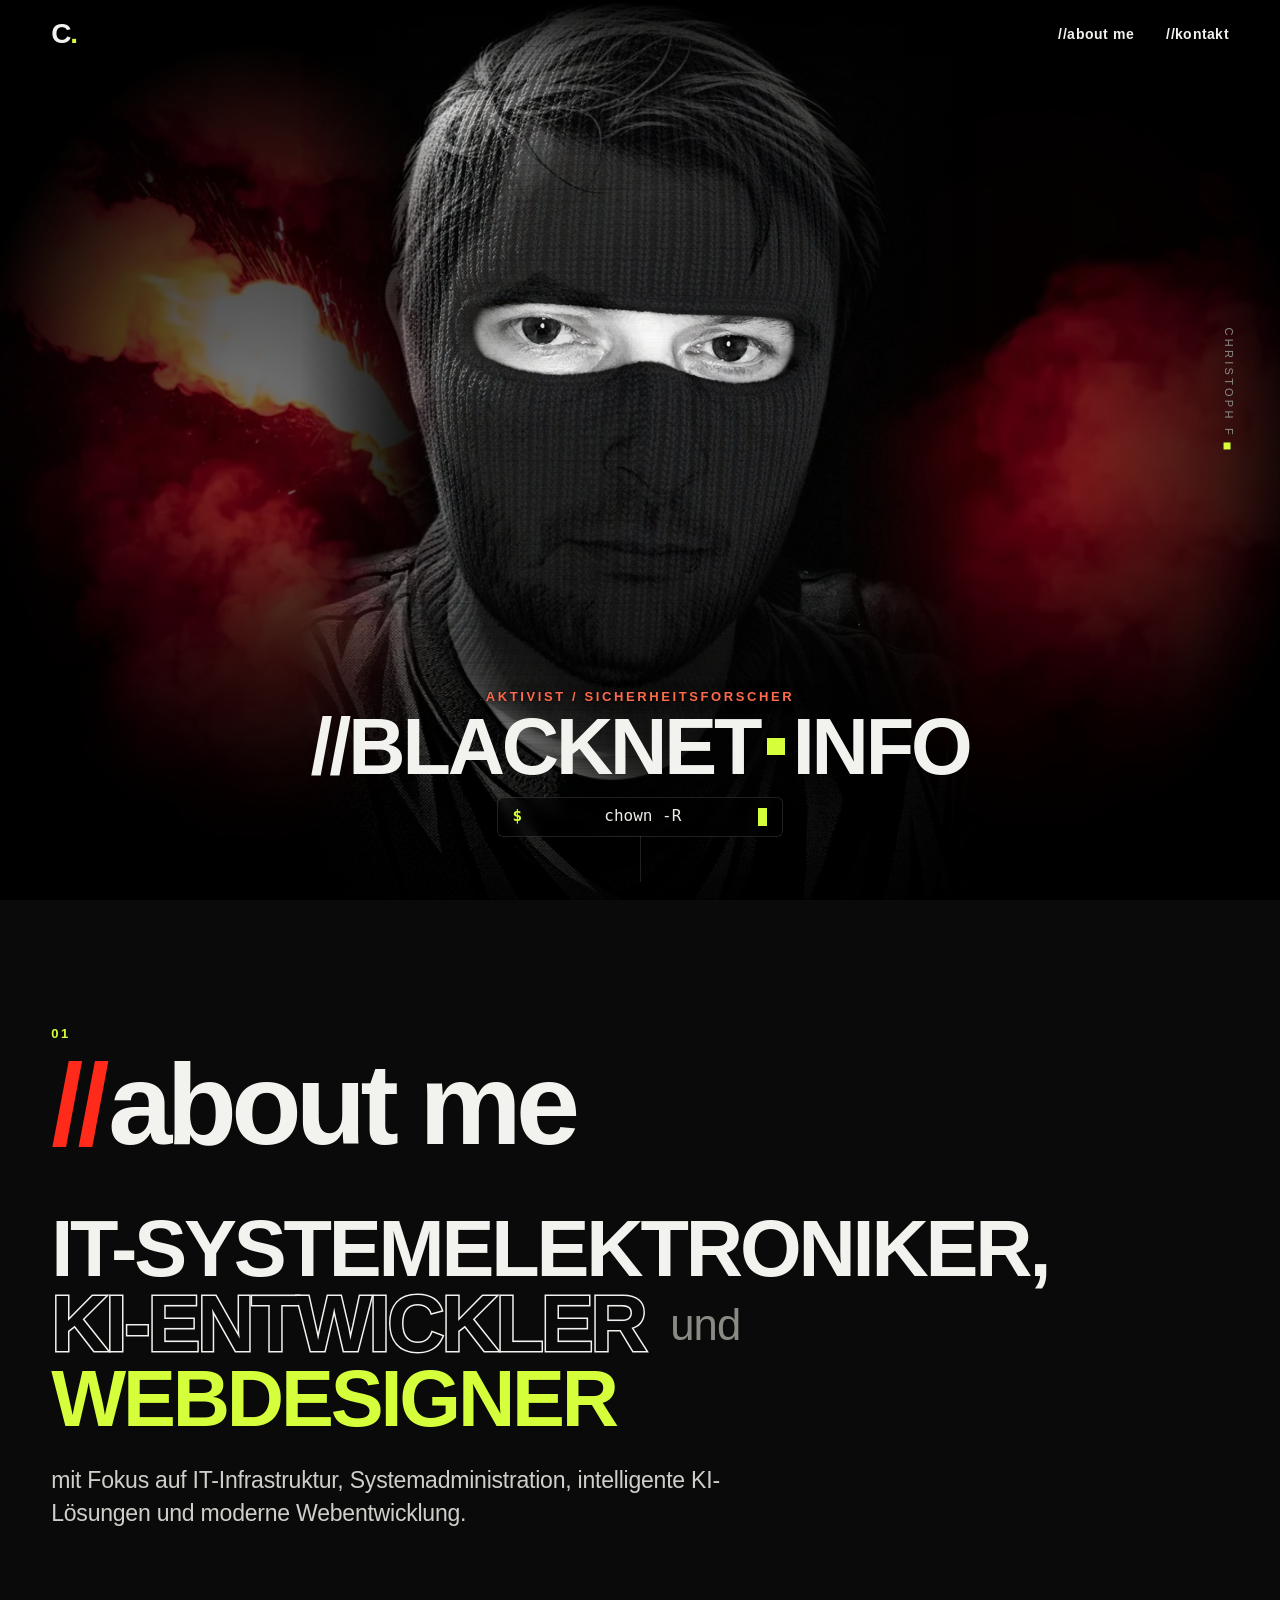
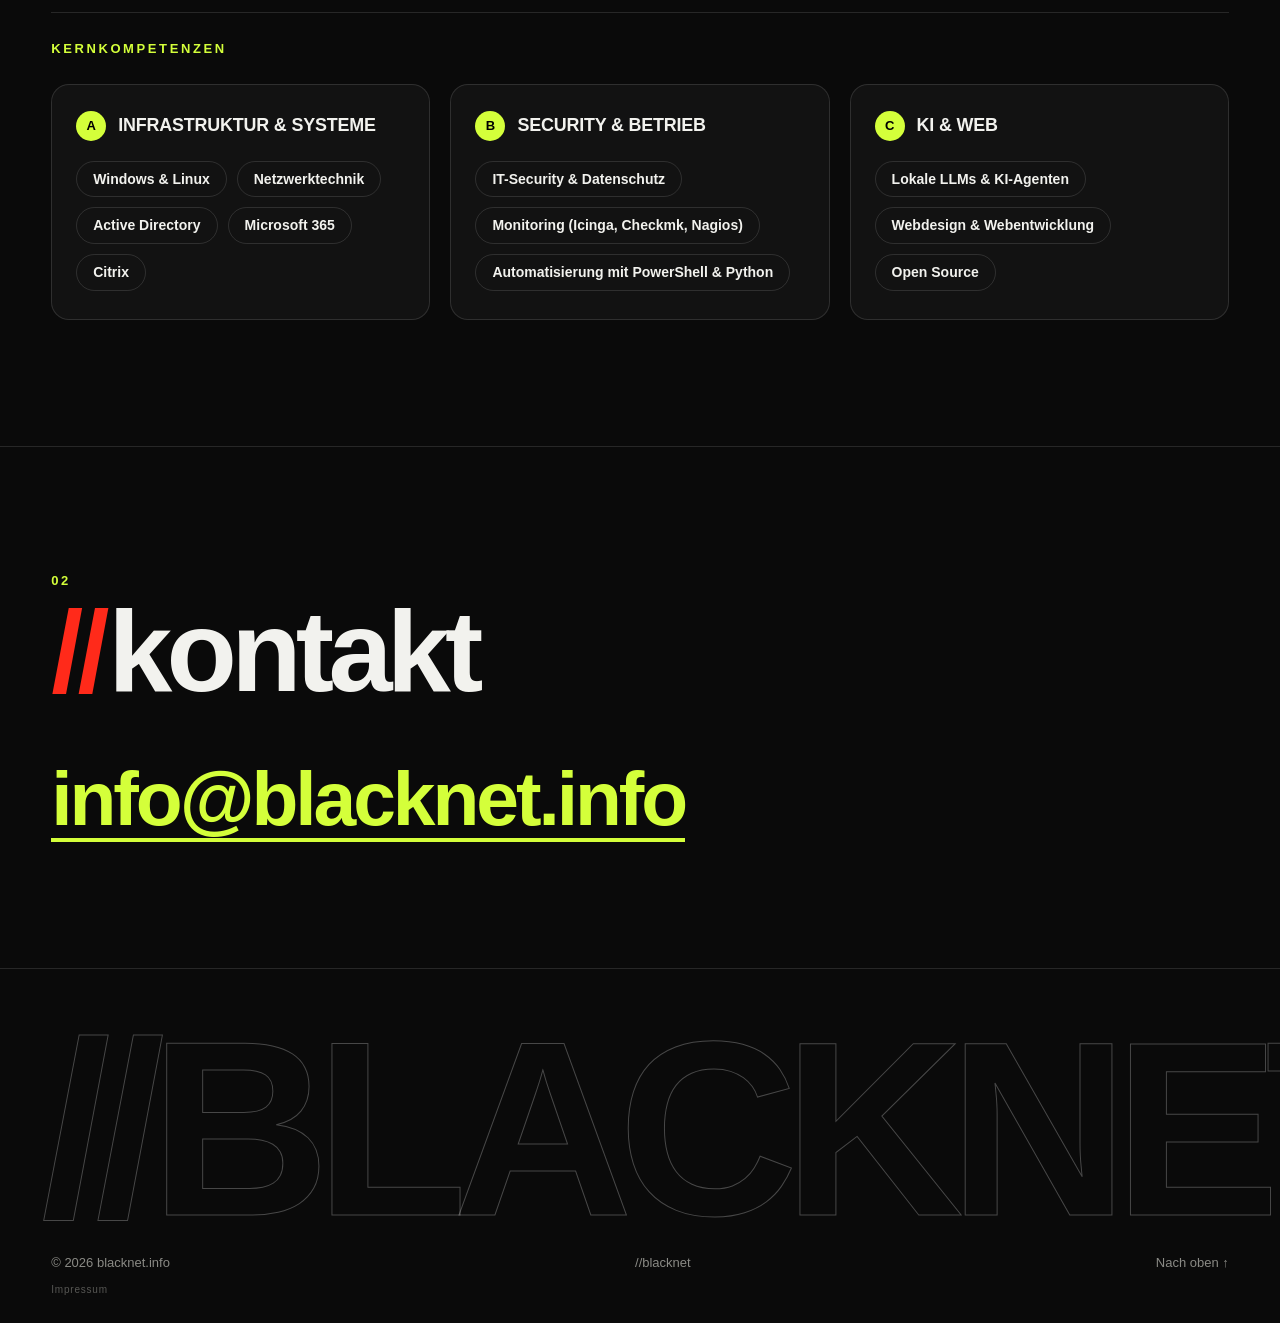
<file: index.html>
<!doctype html>
<html lang="de">
<head>
<meta charset="utf-8">
<meta name="viewport" content="width=device-width, initial-scale=1">
<title>blacknet.info</title>
<meta name="description" content="Persönliche Website von Christoph">
<link rel="preload" as="image" href="img/christoph-800.webp?v=6" media="(max-width: 800px)">
<link rel="preload" as="image" href="img/christoph.webp?v=6" media="(min-width: 801px)">
<link rel="icon" href="data:image/svg+xml,%3Csvg xmlns=%22http://www.w3.org/2000/svg%22 viewBox=%220 0 32 32%22%3E%3Crect width=%2232%22 height=%2232%22 rx=%226%22 fill=%22%230a0a0a%22/%3E%3Ccircle cx=%2223%22 cy=%2223%22 r=%224%22 fill=%22%23d4ff3a%22/%3E%3C/svg%3E">
<link rel="stylesheet" href="css/style.css?v=1792774484">
</head>
<body>
<!-- ============================================================
     TEXTE ANPASSEN: Alle Platzhaltertexte sind mit
     "TEXT:"-Kommentaren markiert. Bilder liegen unter img/:
       img/christoph(.webp|.jpg|-800.*)  = Porträt (Basis-Ebene)
       img/overlay(.webp|.jpg|-800.*)    = Helm-Ebene (Maus-Reveal)
     ============================================================ -->

<header class="nav">
  <a class="nav-logo" href="#top" data-wipe="//home" aria-label="Home">C<span>.</span></a>
  <nav>
    <a href="#ueber" class="nav-about" data-wipe="//about me" data-fly>//about me</a>
    <a href="#kontakt" class="nav-about" data-wipe="//kontakt" data-fly>//kontakt</a>
  </nav>
</header>

<main id="top">
  <!-- ===================== HERO ===================== -->
  <section class="hero" id="hero">
    <!-- Hintergrund-Ebene: Bengalo-Rauch links/rechts (Bild: img/bengalo*.webp/.jpg) -->
    <div class="hero-smoke" aria-hidden="true">
      <div class="smoke smoke-l"><i></i></div>
      <div class="smoke smoke-r"><i></i></div>
    </div>
    <canvas id="hero-canvas" aria-hidden="true"></canvas>
    <!-- Fallback ohne JavaScript -->
    <noscript><img class="hero-fallback" src="img/christoph.jpg" alt="Porträt von Christoph"></noscript>
    <div class="hero-text">
      <p class="hero-kicker">
        <!-- TEXT: Hero-Zeile oben -->Aktivist / Sicherheitsforscher
      </p>
      <!-- Kipp-Animation: Klasse "hero-name--tilt" entfernen = aus.
           Punkt = .sq (grünes Quadrat). Rückgängig: Text wieder auf Christoph. -->
      <h1 class="hero-name hero-name--tilt" aria-label="blacknet.info"><span class="name-txt">//blacknet</span><span class="sq" aria-hidden="true"></span><span class="name-txt">info</span></h1>
      <!-- Hinweis rechts (früher „Maus bewegen“). Rückgängig: Element entfernen. -->
      <!-- TEXT: Hero-Terminalzeile (Befehl in .term-cmd) -->
      <p class="hero-term"><span class="term-prompt" aria-hidden="true">$</span><span class="term-cmd" id="term-cmd">chown -R us:them /world</span><span class="term-caret" aria-hidden="true"></span></p>
    </div>
    <p class="hero-hint" aria-hidden="true"><span class="hint-desktop">Christoph F<span class="sq"></span></span><span class="hint-touch">Christoph F<span class="sq"></span></span></p>
    <div class="scroll-cue" aria-hidden="true"><span></span></div>
  </section>


  <!-- ===================== ÜBER MICH ===================== -->
  <section class="section about" id="ueber">
    <div class="section-label reveal">01</div>
    <h2 class="section-title section-title--lc reveal"><span class="slashes">//</span>about me</h2>
    <!-- TEXT: Über mich – Einleitung (Rollen + Lead-Zeile) -->
    <p class="about-statement reveal">
      <span class="role">IT-Systemelektroniker,</span>
      <span class="role role-outline">KI-Entwickler</span>
      <span class="role-and">und</span>
      <span class="role role-accent">Webdesigner</span>
    </p>
    <p class="about-lead reveal">mit Fokus auf IT-Infrastruktur, Systemadministration, intelligente KI-Lösungen und moderne Webentwicklung.</p>

    <!-- TEXT: Kernkompetenzen -->
    <div class="skills">
      <h3 class="skills-title reveal">Kernkompetenzen</h3>
      <div class="skill-groups">
        <div class="skill-group reveal">
          <div class="skill-head"><span class="skill-idx">A</span>Infrastruktur &amp; Systeme</div>
          <ul class="skill-list">
            <li>Windows &amp; Linux</li><li>Netzwerktechnik</li><li>Active Directory</li><li>Microsoft 365</li><li>Citrix</li>
          </ul>
        </div>
        <div class="skill-group reveal">
          <div class="skill-head"><span class="skill-idx">B</span>Security &amp; Betrieb</div>
          <ul class="skill-list">
            <li>IT-Security &amp; Datenschutz</li><li>Monitoring (Icinga, Checkmk, Nagios)</li><li>Automatisierung mit PowerShell &amp; Python</li>
          </ul>
        </div>
        <div class="skill-group reveal">
          <div class="skill-head"><span class="skill-idx">C</span>KI &amp; Web</div>
          <ul class="skill-list">
            <li>Lokale LLMs &amp; KI-Agenten</li><li>Webdesign &amp; Webentwicklung</li><li>Open Source</li>
          </ul>
        </div>
      </div>
    </div>
  </section>

  <!-- ===================== KONTAKT ===================== -->
  <section class="section contact" id="kontakt">
    <div class="section-label reveal">02</div>
    <h2 class="section-title section-title--lc reveal"><span class="slashes">//</span>kontakt</h2>
    <!-- TEXT: E-Mail-Adresse eintragen (href und Text) -->
    <a class="contact-mail reveal" href="mailto:info@blacknet.info">info@blacknet.info</a>
  </section>
</main>

<footer class="footer">
  <div class="footer-name">//blacknet</div>
  <div class="footer-meta">
    <span>© <span id="year">2026</span> blacknet.info</span>
    <span><!-- TEXT: Footer-Zeile -->//blacknet</span>
    <a href="#top" data-wipe="//home">Nach oben ↑</a>
  </div>
  <a class="footer-imprint" href="impressum.html" target="_blank" rel="noopener">Impressum</a>
</footer>

<!-- Seitenübergang (Nav-Klick) -->
<div class="wipe" id="wipe" aria-hidden="true"><span class="wipe-label" id="wipe-label"></span></div>

<script src="js/main.js?v=1792774484" defer></script>
</body>
</html>
</file>
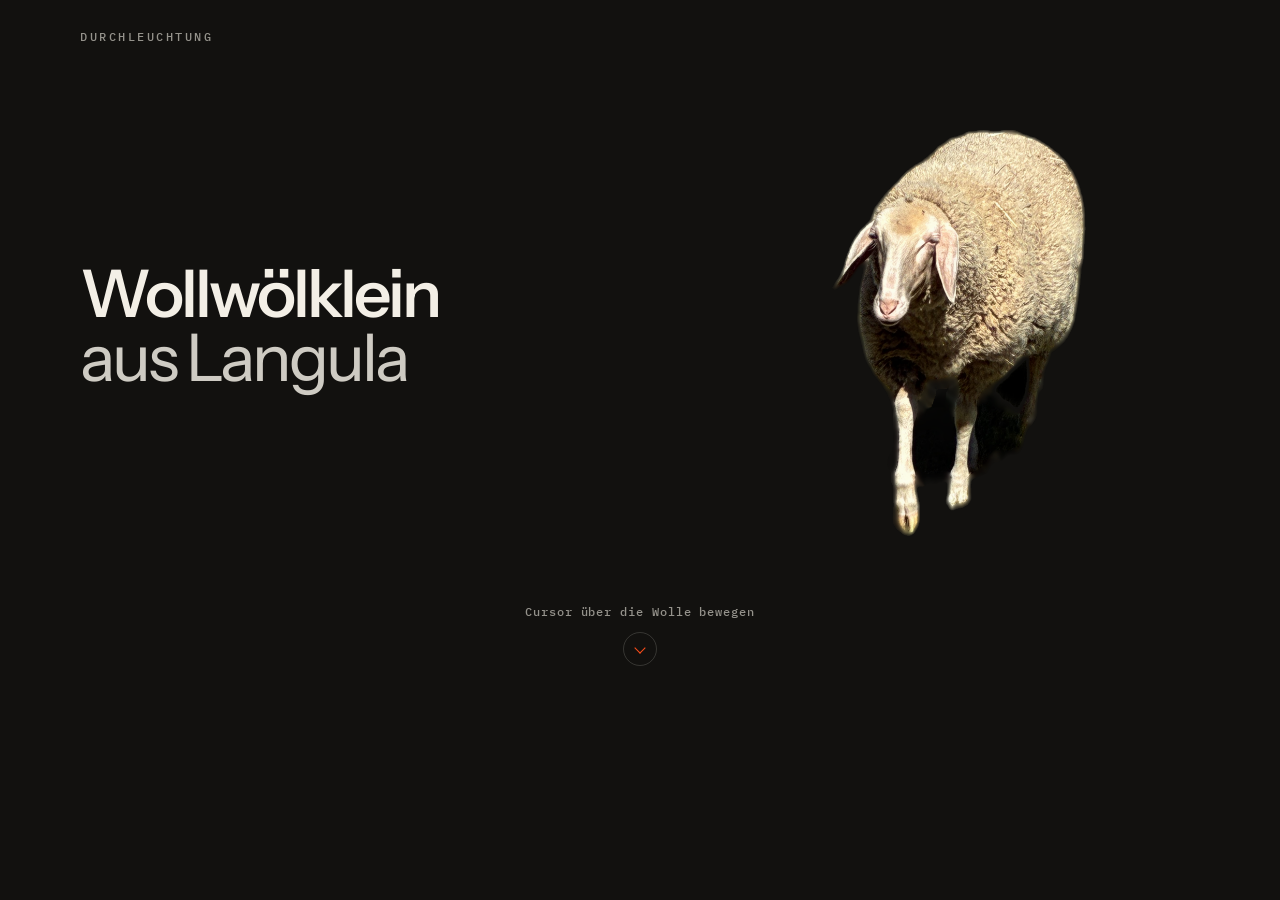
<file: dev/sheep-site/index.html>
<!DOCTYPE html>
<html lang="de">
<head>
  <meta charset="utf-8">
  <meta name="viewport" content="width=device-width, initial-scale=1">
  <title>Wollwölklein aus Langula</title>
  <meta property="og:title" content="Wollwölklein aus Langula">
  <meta name="application-name" content="Wollwölklein aus Langula">
  <meta name="description" content="Wollwölklein aus Langula. Cursor oder Finger über die Wolle bewegen.">
  <link rel="icon" href="assets/icons/sheep.svg?v=20261107i" type="image/svg+xml">
  <link rel="stylesheet" href="css/site.css?v=20261107i">
</head>
<body>
  <main class="page">
    <p class="kicker">Durchleuchtung</p>
    <div class="layout">
      <div class="name">
        <h1>
          <span>Wollwölklein</span>
          <span>aus Langula</span>
        </h1>
      </div>
      <div class="scan" id="scan">
        <img class="layer" src="assets/sheep-normal.png?v=116eeb948f4f6912" alt="Wollwölklein aus Langula" width="1600" height="2000">
        <div class="mask" id="mask">
          <img class="layer" id="plate" src="assets/sheep-xray.png?v=56f3437d24e1eae2" alt="" width="1600" height="2000">
        </div>
        <div class="lens" id="lens" hidden>
          <span class="lens-dot"></span>
        </div>
      </div>
    </div>
    <p class="hint">
      <span class="hint-fine">Cursor über die Wolle bewegen</span>
      <span class="hint-coarse">Zum Durchleuchten ziehen</span>
    </p>
    <div class="end" aria-hidden="true"><span class="chevron"></span></div>
  </main>
  <script src="js/scan.js?v=20261107j"></script>
</body>
</html>
</file>
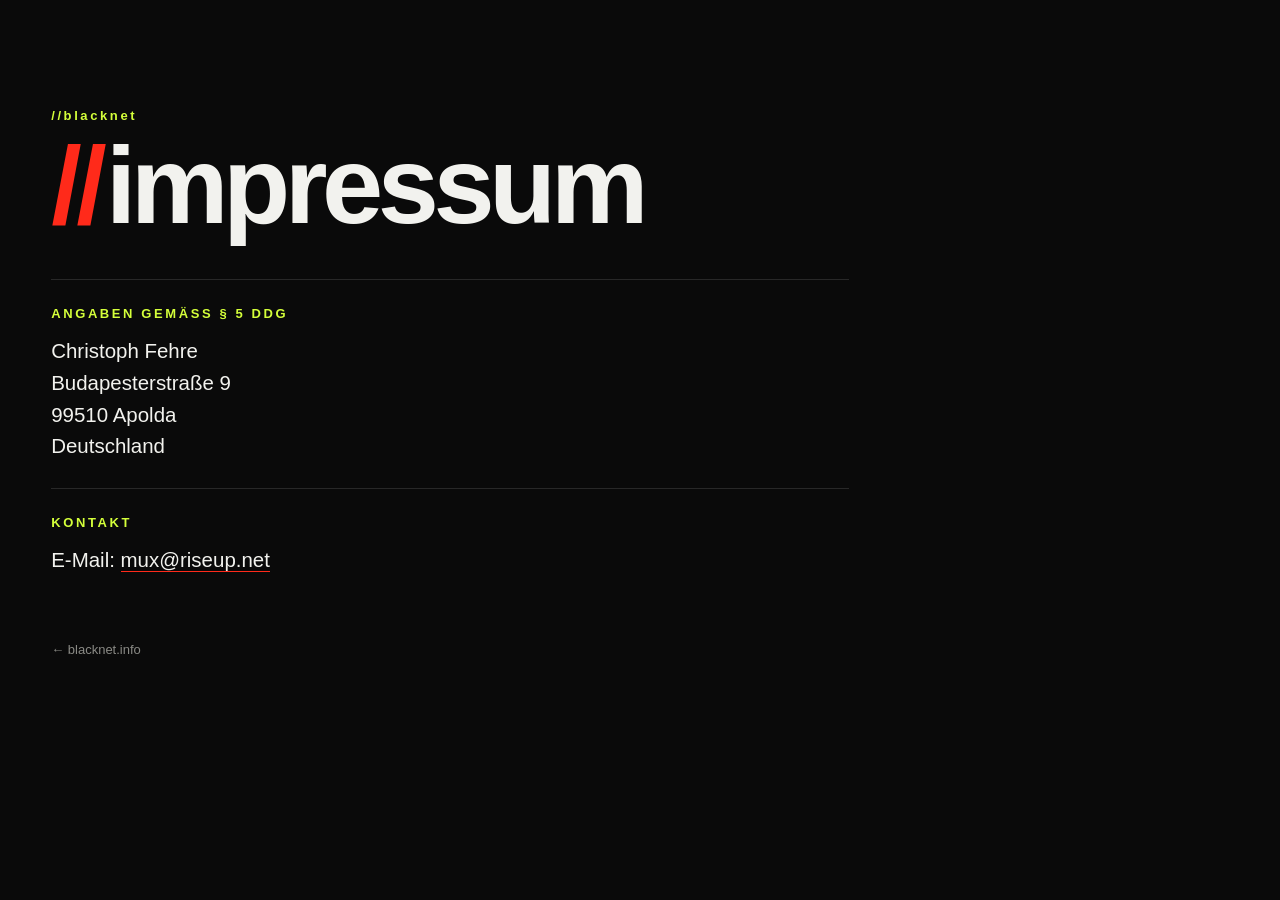
<file: impressum.html>
<!doctype html>
<html lang="de">
<head>
<meta charset="utf-8">
<meta name="viewport" content="width=device-width, initial-scale=1">
<title>Impressum – blacknet.info</title>
<meta name="robots" content="noindex">
<link rel="icon" href="data:image/svg+xml,%3Csvg xmlns=%22http://www.w3.org/2000/svg%22 viewBox=%220 0 32 32%22%3E%3Crect width=%2232%22 height=%2232%22 rx=%226%22 fill=%22%230a0a0a%22/%3E%3Ccircle cx=%2223%22 cy=%2223%22 r=%224%22 fill=%22%23d4ff3a%22/%3E%3C/svg%3E">
<link rel="stylesheet" href="css/style.css?v=1792774484">
<style>
  .imp{min-height:100vh;padding:clamp(70px,12vh,140px) var(--pad) 60px;max-width:900px}
  .imp .section-title{font-size:clamp(44px,9vw,110px);margin-bottom:clamp(28px,5vh,56px)}
  .imp h2{font-size:13px;font-weight:700;letter-spacing:.2em;text-transform:uppercase;color:var(--accent);margin:0 0 14px}
  .imp p,.imp address{font-style:normal;font-size:clamp(17px,1.6vw,21px);line-height:1.55;color:var(--fg)}
  .imp .block{padding:26px 0;border-top:1px solid var(--line)}
  .imp a{color:var(--fg);text-decoration:none;border-bottom:1px solid var(--red)}
  .imp a:hover{color:var(--red)}
  .imp .back{display:inline-block;margin-top:40px;font-size:13px;color:var(--muted);border:0}
</style>
</head>
<body>
<main class="imp">
  <div class="section-label">//blacknet</div>
  <h1 class="section-title section-title--lc"><span class="slashes">//</span>impressum</h1>
  <div class="block">
    <h2>Angaben gemäß § 5 DDG</h2>
    <address>Christoph Fehre<br>Budapesterstraße 9<br>99510 Apolda<br>Deutschland</address>
  </div>
  <div class="block">
    <h2>Kontakt</h2>
    <p>E-Mail: <a href="mailto:mux@riseup.net">mux@riseup.net</a></p>
  </div>
  <a class="back" href="/">← blacknet.info</a>
</main>
</body>
</html>
</file>
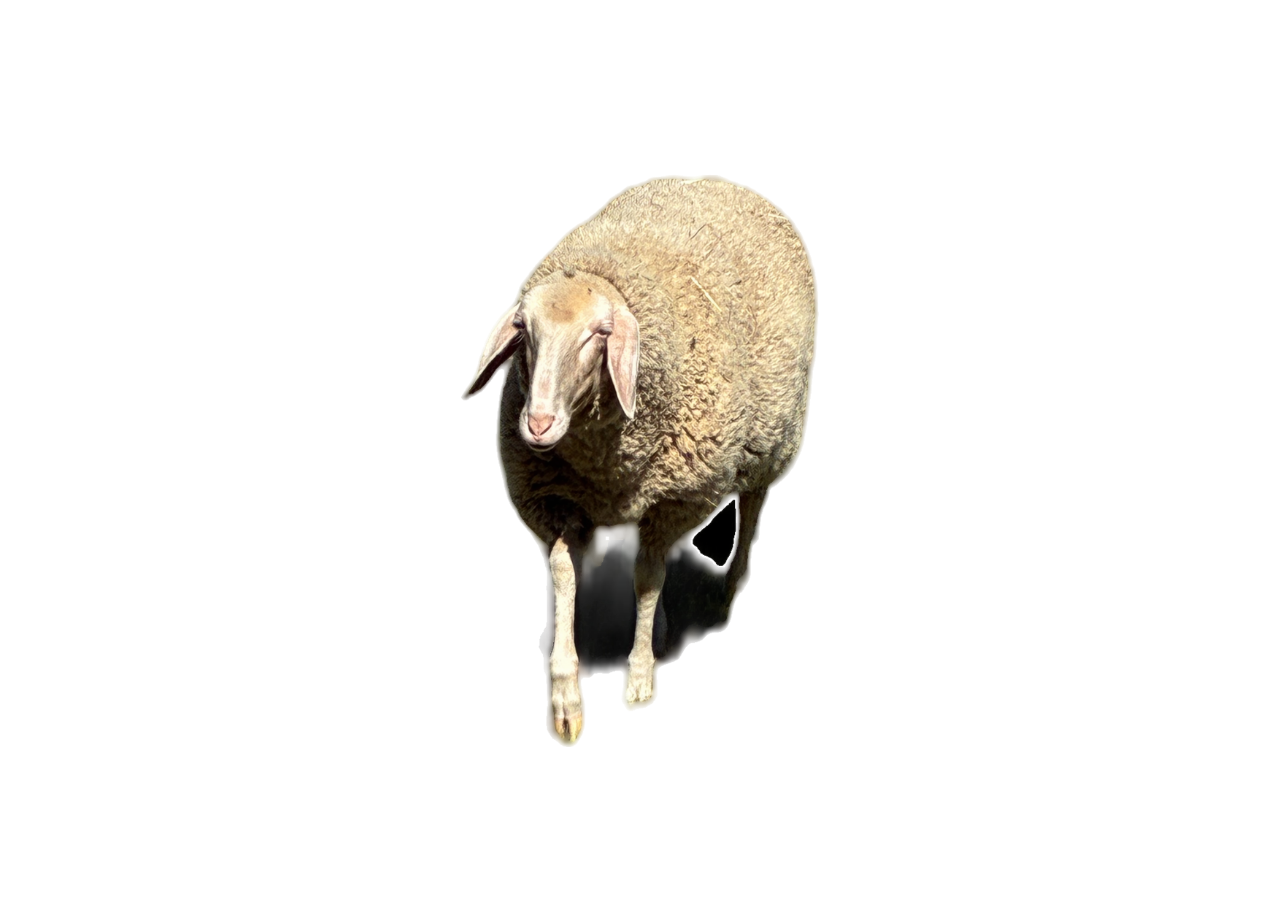
<file: dev/sheep-site/widgets/hero-desktop.html>
<!DOCTYPE html>
<html><head><meta charset="utf-8"><meta name="viewport" content="width=device-width, initial-scale=1"></head><body>
<div class="sheep-widget">
  <div class="sheep-stage" id="sheepStage">
    <img
      class="sheep-image sheep-normal"
      src="../assets/sheep-normal.png?v=116eeb948f4f6912"
      alt="Sheep"
    >

    <div class="xray-mask" id="xrayMask">
      <img
        class="sheep-image sheep-xray"
        src="../assets/sheep-xray.png?v=56f3437d24e1eae2"
        alt="X-ray sheep"
      >
    </div>

    <div class="trail-layer" id="trailLayer"></div>

    <div class="scanner" id="scanner">
      <div class="scanner-dot"></div>
    </div>
  </div>
</div>

<style>
  :root {
    --orange: #ff4f12;
    --scanner-size: 170px;
    --scanner-radius: 85px;
  }

  * {
    box-sizing: border-box;
  }

  html,
  body {
    width: 100%;
    height: 100%;
    margin: 0;
    overflow: hidden;
    background: transparent;
  }

  .sheep-widget {
    position: relative;
    width: 100%;
    height: 100%;
    padding: var(--scanner-radius);
    overflow: hidden;
  }

  .sheep-stage {
    position: relative;
    width: 100%;
    height: 100%;
    overflow: visible;
    cursor: none;
  }

  .sheep-image {
    position: absolute;
    top: 50%;
    left: 50%;
    display: block;
    width: auto;
    height: 100%;
    max-width: 100%;
    object-fit: contain;
    transform: translate(-50%, -50%);
    user-select: none;
    pointer-events: none;
  }

  .xray-mask {
    position: absolute;
    inset: 0;
    clip-path: circle(0px at 50% 50%);
    pointer-events: none;
  }

  .trail-layer {
    position: absolute;
    inset: 0;
    z-index: 8;
    pointer-events: none;
  }

  .scanner-trail {
    position: absolute;
    width: var(--scanner-size);
    height: var(--scanner-size);
    border: 1px solid rgba(255, 79, 18, 0.22);
    border-radius: 50%;
    transform: translate(-50%, -50%);
    box-shadow:
      0 0 10px rgba(255, 79, 18, 0.12),
      inset 0 0 10px rgba(255, 79, 18, 0.05);
    animation: trailFade 420ms ease-out forwards;
  }

  @keyframes trailFade {
    from {
      opacity: 0.28;
      transform: translate(-50%, -50%) scale(1);
    }

    to {
      opacity: 0;
      transform: translate(-50%, -50%) scale(1.035);
    }
  }

  .scanner {
    position: absolute;
    z-index: 10;
    width: var(--scanner-size);
    height: var(--scanner-size);
    border: 2px solid var(--orange);
    border-radius: 50%;
    opacity: 0;
    transform: translate(-50%, -50%);
    box-shadow:
      0 0 18px rgba(255, 79, 18, 0.68),
      inset 0 0 18px rgba(255, 79, 18, 0.14);
    pointer-events: none;
  }

  .scanner::before,
  .scanner::after {
    content: "";
    position: absolute;
    background: var(--orange);
  }

  .scanner::before {
    top: 50%;
    left: -12px;
    width: calc(100% + 24px);
    height: 1px;
  }

  .scanner::after {
    top: -12px;
    left: 50%;
    width: 1px;
    height: calc(100% + 24px);
  }

  .scanner-dot {
    position: absolute;
    top: 50%;
    left: 50%;
    width: 8px;
    height: 8px;
    border-radius: 50%;
    background: var(--orange);
    transform: translate(-50%, -50%);
    box-shadow: 0 0 10px var(--orange);
  }
</style>

<script>
  window.addEventListener("load", function () {
    const stage = document.getElementById("sheepStage");
    const scanner = document.getElementById("scanner");
    const xrayMask = document.getElementById("xrayMask");
    const trailLayer = document.getElementById("trailLayer");

    const scannerRadius = 85;

    let lastTrailTime = 0;
    const trailInterval = 70;

    const reduceMotion = window.matchMedia("(prefers-reduced-motion: reduce)").matches;

    function createTrail(x, y) {
      if (reduceMotion) return;
      const trail = document.createElement("div");

      trail.className = "scanner-trail";
      trail.style.left = x + "px";
      trail.style.top = y + "px";

      trailLayer.appendChild(trail);

      window.setTimeout(function () {
        trail.remove();
      }, 450);
    }

    stage.style.touchAction = "none";

    stage.addEventListener("pointerdown", function (event) {
      if (event.pointerType !== "mouse") {
        event.preventDefault();
        try { stage.setPointerCapture(event.pointerId); } catch (e) {}
      }
    });

    stage.addEventListener("pointermove", function (event) {
      if (event.pointerType !== "mouse") event.preventDefault();
      const rect = stage.getBoundingClientRect();

      const x = event.clientX - rect.left;
      const y = event.clientY - rect.top;

      scanner.style.left = x + "px";
      scanner.style.top = y + "px";
      scanner.style.opacity = "1";

      xrayMask.style.clipPath =
        `circle(${scannerRadius}px at ${x}px ${y}px)`;

      const now = performance.now();

      if (now - lastTrailTime > trailInterval) {
        createTrail(x, y);
        lastTrailTime = now;
      }
    });

    stage.addEventListener("pointerleave", function () {
      scanner.style.opacity = "0";

      xrayMask.style.clipPath =
        "circle(0px at 50% 50%)";

      trailLayer.innerHTML = "";
    });
  });
</script>
</body></html>
</file>
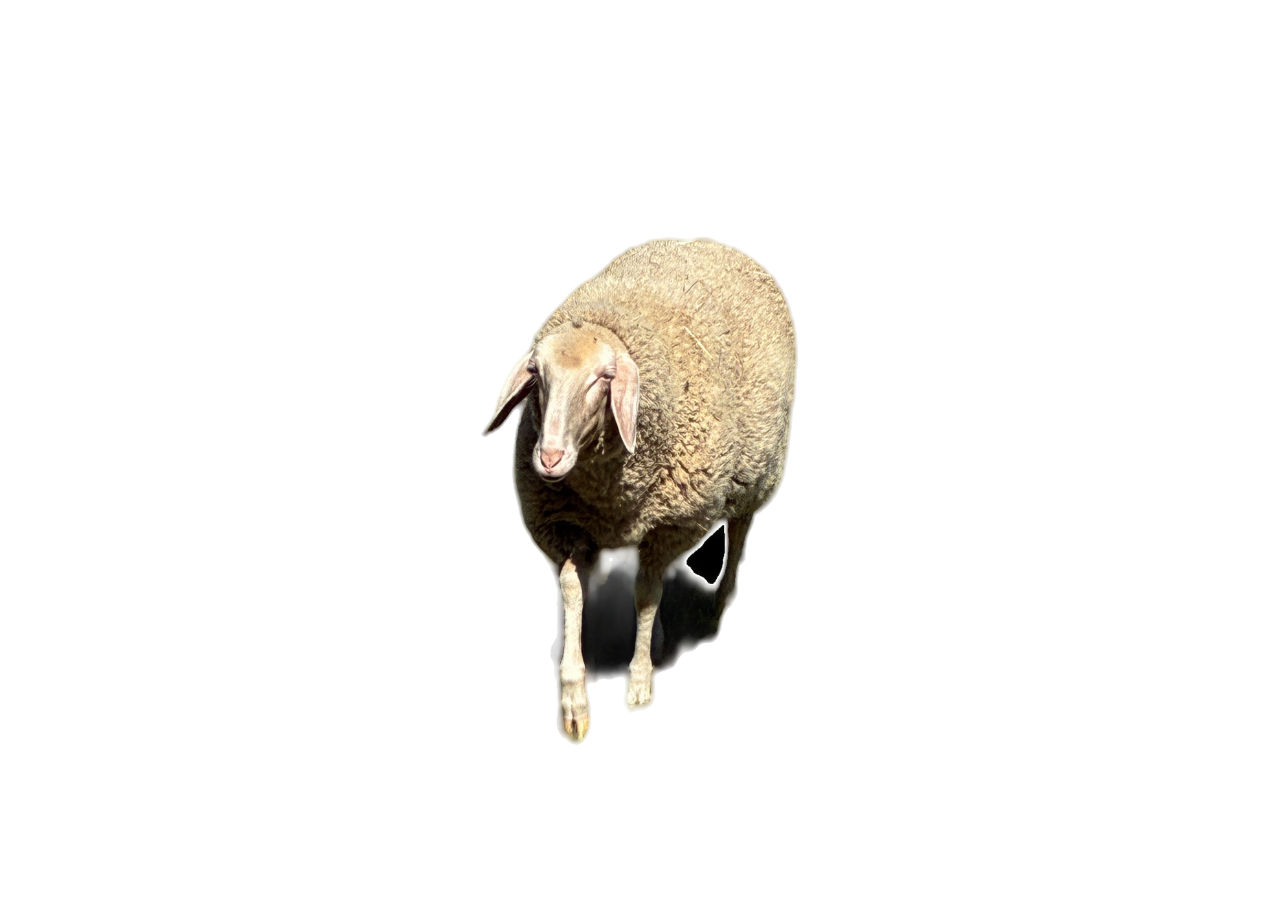
<file: dev/sheep-site/widgets/hero-mobile.html>
<!DOCTYPE html>
<html><head><meta charset="utf-8"><meta name="viewport" content="width=device-width, initial-scale=1"></head><body>
<div class="mobile-sheep-widget">
  <div class="mobile-sheep-stage" id="mobileSheepStage">
    <!-- Normal sheep -->
    <img
      class="sheep-image sheep-normal"
      src="../assets/sheep-normal.png?v=116eeb948f4f6912"
      alt="Sheep"
      draggable="false"
    >

    <!-- Mechanical sheep revealed inside the scanner -->
    <div class="mechanical-mask" id="mechanicalMask">
      <img
        class="sheep-image sheep-mechanical"
        src="../assets/sheep-xray.png?v=56f3437d24e1eae2"
        alt="Mechanical sheep"
        draggable="false"
      >
    </div>

    <!-- Scanner -->
    <div class="mobile-scanner" id="mobileScanner">
      <div class="scanner-center"></div>
    </div>
  </div>
</div>

<style>
  :root {
    --orange: #ff4f12;

    /*
     * Mobile scanner size.
     * Increase this number if you want a larger reveal.
     */
    --scanner-size: 190px;
    --scanner-radius: 95px;

    /*
     * Moves the scanner above the fingertip.
     */
    --finger-offset: 62px;
  }

  * {
    box-sizing: border-box;
  }

  html,
  body {
    width: 100%;
    height: 100%;
    margin: 0;
    overflow: hidden;
    background: transparent;
  }

  .mobile-sheep-widget {
    position: relative;
    width: 100%;
    height: 100%;
    padding:
      calc(var(--scanner-radius) + var(--finger-offset))
      var(--scanner-radius)
      var(--scanner-radius);
    overflow: hidden;
    background: transparent;
  }

  .mobile-sheep-stage {
    position: relative;
    width: 100%;
    height: 100%;
    overflow: visible;

    /*
     * Allows the finger-drag reveal to work properly.
     * Because this widget should cover only the sheep,
     * users can still scroll outside the sheep area.
     */
    touch-action: none;
    -webkit-user-select: none;
    user-select: none;
  }

  .sheep-image {
    position: absolute;
    top: 50%;
    left: 50%;
    display: block;
    width: auto;
    height: 100%;
    max-width: 100%;
    object-fit: contain;
    transform: translate(-50%, -50%);
    pointer-events: none;
    user-select: none;
    -webkit-user-drag: none;
  }

  .mechanical-mask {
    position: absolute;
    inset: 0;
    opacity: 0;
    clip-path: circle(0px at 50% 50%);
    pointer-events: none;
    transition:
      opacity 140ms ease,
      clip-path 90ms linear;
  }

  .mobile-scanner {
    position: absolute;
    z-index: 10;
    top: 50%;
    left: 50%;
    width: var(--scanner-size);
    height: var(--scanner-size);
    opacity: 0;
    border: 2px solid var(--orange);
    border-radius: 50%;
    transform: translate(-50%, -50%) scale(0.94);
    pointer-events: none;

    background:
      radial-gradient(
        circle,
        rgba(255, 79, 18, 0.07) 0%,
        rgba(255, 79, 18, 0.025) 52%,
        transparent 72%
      );

    box-shadow:
      0 0 18px rgba(255, 79, 18, 0.58),
      inset 0 0 18px rgba(255, 79, 18, 0.12);

    transition:
      opacity 140ms ease,
      transform 140ms ease;
  }

  .mobile-scanner::before,
  .mobile-scanner::after {
    content: "";
    position: absolute;
    background: var(--orange);
    pointer-events: none;
  }

  .mobile-scanner::before {
    top: 50%;
    left: -11px;
    width: calc(100% + 22px);
    height: 1px;
    transform: translateY(-50%);
  }

  .mobile-scanner::after {
    top: -11px;
    left: 50%;
    width: 1px;
    height: calc(100% + 22px);
    transform: translateX(-50%);
  }

  .scanner-center {
    position: absolute;
    top: 50%;
    left: 50%;
    width: 8px;
    height: 8px;
    border-radius: 50%;
    background: var(--orange);
    box-shadow:
      0 0 8px var(--orange),
      0 0 16px rgba(255, 79, 18, 0.5);
    transform: translate(-50%, -50%);
  }

  .mobile-sheep-stage.is-scanning .mobile-scanner {
    opacity: 1;
    transform: translate(-50%, -50%) scale(1);
  }

  .mobile-sheep-stage.is-scanning .mechanical-mask {
    opacity: 1;
  }

  /*
   * Slight visual feedback when the finger first presses.
   */
  .mobile-sheep-stage.is-pressed .mobile-scanner {
    transform: translate(-50%, -50%) scale(0.96);
  }

  @media (max-width: 390px) {
    :root {
      --scanner-size: 170px;
      --scanner-radius: 85px;
      --finger-offset: 54px;
    }
  }

  @media (prefers-reduced-motion: reduce) {
    .mobile-scanner,
    .mechanical-mask {
      transition: none;
    }
  }
</style>

<script>
  window.addEventListener("load", function () {
    const stage =
      document.getElementById("mobileSheepStage");

    const scanner =
      document.getElementById("mobileScanner");

    const mechanicalMask =
      document.getElementById("mechanicalMask");

    const scannerRadius = 95;
    const fingerOffset = 62;

    let isScanning = false;
    let activePointerId = null;

    function getMobileSettings() {
      const isSmallScreen =
        window.innerWidth <= 390;

      return {
        radius: isSmallScreen ? 85 : scannerRadius,
        offset: isSmallScreen ? 54 : fingerOffset
      };
    }

    function positionScanner(event) {
      const rect =
        stage.getBoundingClientRect();

      const settings =
        getMobileSettings();

      /*
       * Cursor/finger location inside the widget.
       */
      const fingerX =
        event.clientX - rect.left;

      const fingerY =
        event.clientY - rect.top;

      /*
       * Place the visible scanner above the finger.
       */
      const scannerX = Math.max(
        -settings.radius,
        Math.min(
          rect.width + settings.radius,
          fingerX
        )
      );

      const scannerY = Math.max(
        -settings.radius,
        Math.min(
          rect.height + settings.radius,
          fingerY - settings.offset
        )
      );

      scanner.style.left =
        scannerX + "px";

      scanner.style.top =
        scannerY + "px";

      mechanicalMask.style.clipPath =
        "circle(" +
        settings.radius +
        "px at " +
        scannerX +
        "px " +
        scannerY +
        "px)";
    }

    function beginScanning(event) {
      /*
       * Only respond to the primary finger or mouse button.
       */
      if (
        event.pointerType === "mouse" &&
        event.button !== 0
      ) {
        return;
      }

      event.preventDefault();

      isScanning = true;
      activePointerId = event.pointerId;

      stage.setPointerCapture(
        event.pointerId
      );

      stage.classList.add(
        "is-scanning",
        "is-pressed"
      );

      positionScanner(event);

      window.setTimeout(function () {
        stage.classList.remove(
          "is-pressed"
        );
      }, 130);
    }

    function continueScanning(event) {
      if (
        !isScanning ||
        event.pointerId !== activePointerId
      ) {
        return;
      }

      event.preventDefault();
      positionScanner(event);
    }

    function finishScanning(event) {
      if (
        !isScanning ||
        (
          activePointerId !== null &&
          event.pointerId !== activePointerId
        )
      ) {
        return;
      }

      isScanning = false;

      if (
        activePointerId !== null &&
        stage.hasPointerCapture(
          activePointerId
        )
      ) {
        stage.releasePointerCapture(
          activePointerId
        );
      }

      activePointerId = null;

      stage.classList.remove(
        "is-scanning",
        "is-pressed"
      );

      /*
       * Close the reveal after the finger lifts.
       */
      window.setTimeout(function () {
        if (!isScanning) {
          mechanicalMask.style.clipPath =
            "circle(0px at 50% 50%)";
        }
      }, 120);
    }

    stage.addEventListener(
      "pointerdown",
      beginScanning
    );

    stage.addEventListener(
      "pointermove",
      continueScanning
    );

    stage.addEventListener(
      "pointerup",
      finishScanning
    );

    stage.addEventListener(
      "pointercancel",
      finishScanning
    );

    stage.addEventListener(
      "lostpointercapture",
      function () {
        if (isScanning) {
          isScanning = false;
          activePointerId = null;

          stage.classList.remove(
            "is-scanning",
            "is-pressed"
          );

          mechanicalMask.style.clipPath =
            "circle(0px at 50% 50%)";
        }
      }
    );
  });
</script>
</body></html>
</file>
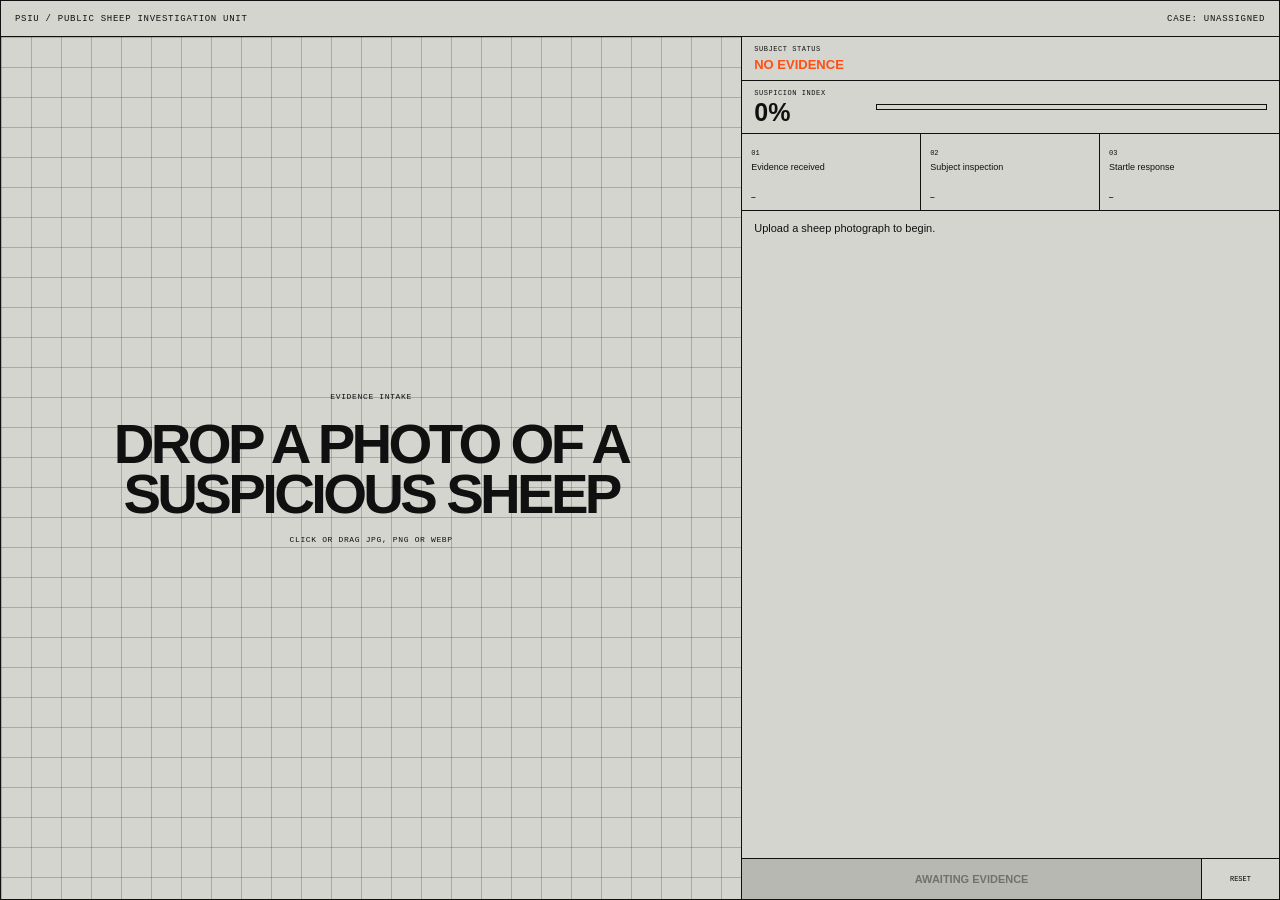
<file: dev/sheep-site/widgets/intake-desktop.html>
<!DOCTYPE html>
<html><head><meta charset="utf-8"><meta name="viewport" content="width=device-width, initial-scale=1"></head><body>
<div class="pbiu-console" id="pbiuConsole">
  <div class="pbiu-topbar">
    <span>PSIU / PUBLIC SHEEP INVESTIGATION UNIT</span>
    <span id="caseNumber">CASE: UNASSIGNED</span>
  </div>

  <div class="pbiu-body" id="mainScreen">
    <section class="pbiu-visual">
      <label class="upload-panel" id="uploadPanel">
        <input
          id="sheepInput"
          type="file"
          accept="image/png,image/jpeg,image/webp"
        >

        <span class="micro-label">EVIDENCE INTAKE</span>

        <strong>
          DROP A PHOTO OF A<br>
          SUSPICIOUS SHEEP
        </strong>

        <span class="upload-help">
          Click or drag JPG, PNG or WebP
        </span>
      </label>

      <div class="image-panel" id="imagePanel" hidden>
        <img
          id="sheepImage"
          alt="Uploaded sheep evidence"
        >

        <div class="grid-overlay"></div>
        <div class="scan-line" id="scanLine"></div>

        <div class="corner corner--tl"></div>
        <div class="corner corner--tr"></div>
        <div class="corner corner--br"></div>
        <div class="corner corner--bl"></div>

        <div class="image-status" id="imageStatus">
          INSPECT THE SUBJECT
        </div>

        <div class="scanner-lens" id="scannerLens" hidden>
          <div class="scanner-crosshair"></div>

          <div class="scanner-readout" id="scannerReadout">
            SCANNING
          </div>
        </div>

        <div class="interaction-prompt" id="scanPrompt" hidden>
          <strong>SUBJECT INSPECTION</strong>

          <span id="scanPromptText">
            Move the scanner around the sheep
          </span>

          <div class="interaction-meter">
            <div id="inspectionFill"></div>
          </div>

          <small id="inspectionPercent">0%</small>
        </div>

        <div class="transition-prompt" id="transitionPrompt" hidden>
          <strong>INSPECTION COMPLETE</strong>

          <span>
            Get ready to startle the subject
          </span>

          <div class="transition-dots">
            <i></i>
            <i></i>
            <i></i>
          </div>
        </div>

        <div class="interaction-prompt" id="startlePrompt" hidden>
          <strong>STARTLE TEST</strong>

          <span>
            Shake your mouse rapidly over the sheep
          </span>

          <div class="interaction-meter">
            <div id="startleFill"></div>
          </div>

          <small id="startlePercent">0%</small>
        </div>
      </div>
    </section>

    <section class="pbiu-controls">
      <div class="status-row">
        <span>SUBJECT STATUS</span>
        <strong id="statusText">NO EVIDENCE</strong>
      </div>

      <div class="score-row">
        <div>
          <span>SUSPICION INDEX</span>

          <strong>
            <b id="scoreNumber">0</b>%
          </strong>
        </div>

        <div class="score-track">
          <div id="scoreFill"></div>
        </div>
      </div>

      <div class="tests">
        <div class="test" id="testUpload">
          <span>01</span>
          <p>Evidence received</p>
          <b>—</b>
        </div>

        <div class="test" id="testInspection">
          <span>02</span>
          <p>Subject inspection</p>
          <b>—</b>
        </div>

        <div class="test" id="testStartle">
          <span>03</span>
          <p>Startle response</p>
          <b>—</b>
        </div>
      </div>

      <p class="instruction" id="instruction">
        Upload a sheep photograph to begin.
      </p>

      <div class="button-row">
        <button
          class="primary-button"
          id="actionButton"
          type="button"
          disabled
        >
          AWAITING EVIDENCE
        </button>

        <button
          class="secondary-button"
          id="resetButton"
          type="button"
        >
          RESET
        </button>
      </div>
    </section>
  </div>

  <div class="result-screen" id="resultScreen" hidden>
    <div class="result-image">
      <img
        id="resultImage"
        alt="Investigated sheep"
      >

      <div class="result-stamp" id="resultStamp">
        CASE REVIEWED
      </div>
    </div>

    <div class="result-details">
      <span class="micro-label">
        FINAL SHEEP ASSESSMENT
      </span>

      <h2 id="resultTitle">
        LIKELY EMPLOYED BY THE GOVERNMENT
      </h2>

      <p class="result-score">
        <strong id="resultScore">84%</strong>

        <span id="resultSentence">
          chance this sheep has a government email address
        </span>
      </p>

      <ul id="resultFindings"></ul>

      <div class="result-buttons">
        <button id="scanAgainButton" type="button">
          INVESTIGATE ANOTHER SHEEP
        </button>
      </div>
    </div>
  </div>
</div>

<style>
  :root {
    --bg: #d5d5d0;
    --black: #101010;
    --orange: #ff4f12;
    --green: #c5ff38;
    --line: rgba(16, 16, 16, 0.22);
  }

  * {
    box-sizing: border-box;
  }

  html,
  body {
    width: 100%;
    height: 100%;
    margin: 0;
    overflow: hidden;
    background: transparent;
    color: var(--black);
    font-family: Arial, Helvetica, sans-serif;
  }

  [hidden] {
    display: none !important;
  }

  button,
  input {
    font: inherit;
  }

  button {
    border-radius: 0;
  }

  .pbiu-console {
    width: 100%;
    height: 100%;
    min-height: 0;
    overflow: hidden;
    border: 1px solid var(--black);
    background: var(--bg);
  }

  .pbiu-topbar {
    display: flex;
    height: 36px;
    padding: 0 14px;
    align-items: center;
    justify-content: space-between;
    border-bottom: 1px solid var(--black);
    font-family: "Courier New", monospace;
    font-size: 9px;
    letter-spacing: 0.08em;
  }

  .pbiu-body,
  .result-screen {
    display: grid;
    height: calc(100% - 36px);
    min-height: 0;
    grid-template-columns: 58% 42%;
  }

  .pbiu-visual,
  .result-image {
    position: relative;
    min-width: 0;
    min-height: 0;
    overflow: hidden;
    border-right: 1px solid var(--black);
    background: #111;
  }

  .upload-panel {
    position: relative;
    display: flex;
    width: 100%;
    height: 100%;
    padding: 24px;
    flex-direction: column;
    align-items: center;
    justify-content: center;
    background:
      linear-gradient(var(--line) 1px, transparent 1px),
      linear-gradient(90deg, var(--line) 1px, transparent 1px),
      var(--bg);
    background-size: 30px 30px;
    cursor: pointer;
    text-align: center;
    transition:
      color 160ms ease,
      background-color 160ms ease;
  }

  .upload-panel:hover,
  .upload-panel.is-dragging {
    color: var(--green);
    background-color: var(--black);
  }

  .upload-panel input {
    position: absolute;
    width: 1px;
    height: 1px;
    opacity: 0;
  }

  .micro-label,
  .upload-help {
    font-family: "Courier New", monospace;
    text-transform: uppercase;
    letter-spacing: 0.08em;
  }

  .micro-label {
    font-size: 8px;
  }

  .upload-panel strong {
    margin-top: 18px;
    font-size: clamp(34px, 4.4vw, 64px);
    line-height: 0.88;
    letter-spacing: -0.065em;
  }

  .upload-help {
    margin-top: 16px;
    font-size: 8px;
  }

  .image-panel {
    position: relative;
    width: 100%;
    height: 100%;
    overflow: hidden;
    cursor: crosshair;
  }

  .image-panel img,
  .result-image img {
    display: block;
    width: 100%;
    height: 100%;
    object-fit: contain;
    user-select: none;
    pointer-events: none;
  }

  .grid-overlay {
    position: absolute;
    inset: 0;
    background-image:
      linear-gradient(
        rgba(197, 255, 56, 0.11) 1px,
        transparent 1px
      ),
      linear-gradient(
        90deg,
        rgba(197, 255, 56, 0.11) 1px,
        transparent 1px
      );
    background-size: 28px 28px;
    pointer-events: none;
  }

  .scan-line {
    position: absolute;
    top: -5%;
    left: 0;
    width: 100%;
    height: 4px;
    opacity: 0;
    background: var(--green);
    box-shadow:
      0 0 14px var(--green),
      0 0 38px rgba(197, 255, 56, 0.65);
    pointer-events: none;
  }

  .scan-line.is-active {
    opacity: 1;
    animation: scan 1.05s linear infinite;
  }

  @keyframes scan {
    from {
      top: -4%;
    }

    to {
      top: 104%;
    }
  }

  .corner {
    position: absolute;
    width: 26px;
    height: 26px;
    color: var(--green);
    pointer-events: none;
  }

  .corner--tl {
    top: 12px;
    left: 12px;
    border-top: 2px solid;
    border-left: 2px solid;
  }

  .corner--tr {
    top: 12px;
    right: 12px;
    border-top: 2px solid;
    border-right: 2px solid;
  }

  .corner--br {
    right: 12px;
    bottom: 12px;
    border-right: 2px solid;
    border-bottom: 2px solid;
  }

  .corner--bl {
    bottom: 12px;
    left: 12px;
    border-bottom: 2px solid;
    border-left: 2px solid;
  }

  .image-status {
    position: absolute;
    top: 12px;
    left: 50%;
    z-index: 8;
    padding: 6px 9px;
    background: var(--green);
    color: var(--black);
    font-family: "Courier New", monospace;
    font-size: 8px;
    transform: translateX(-50%);
    white-space: nowrap;
    pointer-events: none;
  }

  .scanner-lens {
    position: absolute;
    z-index: 7;
    top: 50%;
    left: 50%;
    width: 132px;
    height: 132px;
    border: 2px solid var(--green);
    border-radius: 50%;
    background:
      radial-gradient(
        circle,
        rgba(197, 255, 56, 0.08) 0%,
        rgba(197, 255, 56, 0.03) 58%,
        rgba(16, 16, 16, 0.34) 59%,
        rgba(16, 16, 16, 0.6) 100%
      );
    box-shadow:
      0 0 18px rgba(197, 255, 56, 0.8),
      inset 0 0 18px rgba(197, 255, 56, 0.24);
    transform: translate(-50%, -50%);
    pointer-events: none;
  }

  .scanner-lens::before,
  .scanner-lens::after {
    content: "";
    position: absolute;
    background: var(--green);
  }

  .scanner-lens::before {
    top: 50%;
    left: -12px;
    width: calc(100% + 24px);
    height: 1px;
  }

  .scanner-lens::after {
    top: -12px;
    left: 50%;
    width: 1px;
    height: calc(100% + 24px);
  }

  .scanner-crosshair {
    position: absolute;
    top: 50%;
    left: 50%;
    width: 9px;
    height: 9px;
    border-radius: 50%;
    background: var(--orange);
    box-shadow: 0 0 10px var(--orange);
    transform: translate(-50%, -50%);
  }

  .scanner-readout {
    position: absolute;
    left: 50%;
    bottom: 18px;
    min-width: 92px;
    padding: 4px 6px;
    background: var(--black);
    color: var(--green);
    font-family: "Courier New", monospace;
    font-size: 7px;
    line-height: 1.1;
    text-align: center;
    transform: translateX(-50%);
  }

  .scanner-lens.is-alert {
    border-color: var(--orange);
    box-shadow:
      0 0 22px var(--orange),
      inset 0 0 20px rgba(255, 79, 18, 0.3);
  }

  .scanner-lens.is-alert::before,
  .scanner-lens.is-alert::after {
    background: var(--orange);
  }

  .interaction-prompt,
  .transition-prompt {
    position: absolute;
    z-index: 9;
    left: 50%;
    bottom: 18px;
    width: min(340px, calc(100% - 40px));
    padding: 11px 12px;
    border: 1px solid var(--green);
    background: rgba(16, 16, 16, 0.94);
    color: var(--green);
    font-family: "Courier New", monospace;
    text-align: center;
    transform: translateX(-50%);
    pointer-events: none;
  }

  .interaction-prompt strong,
  .transition-prompt strong {
    display: block;
    font-size: 11px;
    letter-spacing: 0.08em;
  }

  .interaction-prompt span,
  .transition-prompt span {
    display: block;
    margin-top: 5px;
    font-size: 8px;
    line-height: 1.25;
  }

  .interaction-prompt small {
    display: block;
    margin-top: 5px;
    font-size: 7px;
  }

  .interaction-meter {
    height: 6px;
    margin-top: 9px;
    overflow: hidden;
    border: 1px solid var(--green);
  }

  .interaction-meter div {
    width: 0;
    height: 100%;
    background: var(--green);
    transition: width 70ms linear;
  }

  .transition-prompt {
    bottom: 50%;
    width: min(320px, calc(100% - 40px));
    padding: 18px;
    transform: translate(-50%, 50%);
  }

  .transition-dots {
    display: flex;
    margin-top: 12px;
    justify-content: center;
    gap: 5px;
  }

  .transition-dots i {
    width: 5px;
    height: 5px;
    border-radius: 50%;
    background: var(--green);
    animation: dotPulse 700ms ease-in-out infinite;
  }

  .transition-dots i:nth-child(2) {
    animation-delay: 120ms;
  }

  .transition-dots i:nth-child(3) {
    animation-delay: 240ms;
  }

  @keyframes dotPulse {
    0%,
    100% {
      opacity: 0.25;
      transform: scale(0.8);
    }

    50% {
      opacity: 1;
      transform: scale(1);
    }
  }

  .pbiu-controls,
  .result-details {
    display: flex;
    min-width: 0;
    min-height: 0;
    flex-direction: column;
  }

  .status-row,
  .score-row {
    padding: 8px 12px;
    border-bottom: 1px solid var(--black);
  }

  .status-row span,
  .score-row span {
    display: block;
    font-family: "Courier New", monospace;
    font-size: 7px;
    letter-spacing: 0.08em;
  }

  .status-row strong {
    display: block;
    margin-top: 4px;
    color: var(--orange);
    font-size: 13px;
  }

  .score-row {
    display: grid;
    grid-template-columns: 112px 1fr;
    gap: 10px;
    align-items: center;
  }

  .score-row strong {
    display: block;
    margin-top: 3px;
    font-size: 25px;
    line-height: 1;
  }

  .score-track {
    height: 6px;
    overflow: hidden;
    border: 1px solid var(--black);
  }

  .score-track div {
    width: 0;
    height: 100%;
    background: var(--orange);
    transition: width 220ms ease;
  }

  .tests {
    display: grid;
    grid-template-columns: repeat(3, 1fr);
    border-bottom: 1px solid var(--black);
  }

  .test {
    min-width: 0;
    padding: 7px 9px;
    border-right: 1px solid var(--black);
  }

  .test:last-child {
    border-right: 0;
  }

  .test span,
  .test b {
    font-family: "Courier New", monospace;
    font-size: 7px;
  }

  .test p {
    min-height: 18px;
    margin: 4px 0;
    font-size: 9px;
    line-height: 1.1;
  }

  .test.is-complete b {
    color: var(--orange);
  }

  .instruction {
    flex: 1;
    min-height: 0;
    margin: 0;
    padding: 10px 12px;
    font-size: 11px;
    line-height: 1.3;
  }

  .button-row {
    display: grid;
    grid-template-columns: 1fr 78px;
    border-top: 1px solid var(--black);
  }

  .button-row button,
  .result-buttons button {
    min-height: 40px;
    border: 0;
    cursor: pointer;
  }

  .primary-button {
    background: var(--orange);
    font-size: 11px;
    font-weight: 800;
  }

  .primary-button:disabled {
    background: #b8b8b3;
    color: #71716d;
    cursor: not-allowed;
  }

  .secondary-button {
    border-left: 1px solid var(--black) !important;
    background: transparent;
    font-family: "Courier New", monospace;
    font-size: 7px;
  }

  .secondary-button:hover {
    background: var(--black);
    color: var(--green);
  }

  .result-screen {
    grid-template-columns: 46% 54%;
  }

  .result-stamp {
    position: absolute;
    right: 16px;
    bottom: 16px;
    padding: 8px 10px;
    border: 3px solid var(--orange);
    color: var(--orange);
    font-family: "Courier New", monospace;
    font-size: 11px;
    font-weight: 700;
    text-align: center;
    transform: rotate(-7deg);
  }

  .result-details {
    padding: 18px 22px 12px;
    overflow: hidden;
  }

  .result-details h2 {
    margin: 14px 0 8px;
    font-size: clamp(30px, 3.3vw, 50px);
    line-height: 0.9;
    letter-spacing: -0.06em;
  }

  .result-score {
    margin: 0;
    font-size: 11px;
    line-height: 1.35;
  }

  .result-score strong {
    margin-right: 4px;
    color: var(--orange);
    font-size: 21px;
  }

  .result-details ul {
    margin: 18px 0;
    padding-left: 20px;
    font-family: "Courier New", monospace;
    font-size: 12px;
    line-height: 1.5;
  }

  .result-details li + li {
    margin-top: 7px;
  }

  .result-buttons {
    margin-top: auto;
    border: 1px solid var(--black);
  }

  .result-buttons button {
    width: 100%;
    background: var(--orange);
    font-size: 10px;
    font-weight: 700;
  }

  .result-buttons button:hover {
    background: var(--black);
    color: var(--green);
  }

  @media (max-width: 760px) {
    html,
    body {
      overflow: auto;
    }

    .pbiu-console {
      min-height: 760px;
    }

    .pbiu-body,
    .result-screen {
      height: auto;
      grid-template-columns: 1fr;
    }

    .pbiu-visual,
    .result-image {
      min-height: 380px;
      border-right: 0;
      border-bottom: 1px solid var(--black);
    }

    .pbiu-controls,
    .result-details {
      min-height: 320px;
    }

    .result-details ul {
      font-size: 11px;
    }
  }
</style>

<script>
  window.addEventListener("load", function () {
    const input = document.getElementById("sheepInput");
    const uploadPanel = document.getElementById("uploadPanel");
    const imagePanel = document.getElementById("imagePanel");
    const sheepImage = document.getElementById("sheepImage");
    const resultImage = document.getElementById("resultImage");

    const caseNumber = document.getElementById("caseNumber");
    const statusText = document.getElementById("statusText");
    const scoreNumber = document.getElementById("scoreNumber");
    const scoreFill = document.getElementById("scoreFill");
    const instruction = document.getElementById("instruction");
    const imageStatus = document.getElementById("imageStatus");

    const scannerLens = document.getElementById("scannerLens");
    const scannerReadout = document.getElementById("scannerReadout");
    const scanPrompt = document.getElementById("scanPrompt");
    const scanPromptText = document.getElementById("scanPromptText");
    const inspectionFill = document.getElementById("inspectionFill");
    const inspectionPercent = document.getElementById("inspectionPercent");

    const transitionPrompt =
      document.getElementById("transitionPrompt");

    const startlePrompt =
      document.getElementById("startlePrompt");

    const startleFill =
      document.getElementById("startleFill");

    const startlePercent =
      document.getElementById("startlePercent");

    const scanLine = document.getElementById("scanLine");

    const testUpload = document.getElementById("testUpload");
    const testInspection = document.getElementById("testInspection");
    const testStartle = document.getElementById("testStartle");

    const actionButton = document.getElementById("actionButton");
    const resetButton = document.getElementById("resetButton");

    const mainScreen = document.getElementById("mainScreen");
    const resultScreen = document.getElementById("resultScreen");
    const resultTitle = document.getElementById("resultTitle");
    const resultScore = document.getElementById("resultScore");
    const resultSentence = document.getElementById("resultSentence");
    const resultFindings = document.getElementById("resultFindings");
    const resultStamp = document.getElementById("resultStamp");
    const scanAgainButton = document.getElementById("scanAgainButton");

    let imageUrl = "";
    let score = 0;

    let inspectionComplete = false;
    let startleComplete = false;

    let inspectionActive = false;
    let visitedCells = new Set();

    let startleActive = false;
    let movementTotal = 0;
    let previousX = null;
    let previousY = null;

    let lastReadoutChange = 0;
    let readoutIndex = 0;
    let startleDelayTimer = null;
    let diagnosticTimer = null;

    const gridColumns = 8;
    const gridRows = 5;
    const requiredCells = 18;

    const startleGoal = 650;
    const startleDelay = 1400;

    const scannerMessages = [
      "FEATHER",
      "MORE FEATHER",
      "POSSIBLE WIRE",
      "NOTHING USEFUL",
      "SUSPICIOUS LUMP",
      "TINY MICROPHONE?",
      "CHECKING WING",
      "UNEXPLAINED SHIMMER",
      "LIKELY BEAK",
      "ZOOMING IN",
      "NO COMMENT",
      "VERY SHEEP-SHAPED"
    ];

    const suspiciousMessages = [
      "POSSIBLE WIRE",
      "SUSPICIOUS LUMP",
      "TINY MICROPHONE?",
      "UNEXPLAINED SHIMMER"
    ];

    const resultGroups = {
      high: {
        verdicts: [
          "LIKELY EMPLOYED BY THE GOVERNMENT",
          "YEAH, THIS SHEEP DEFINITELY HAS A JOB",
          "FULL-TIME SURVEILLANCE PROFESSIONAL",
          "ALMOST CERTAINLY ON THE PAYROLL"
        ],

        stamps: [
          "VERY SUSPICIOUS",
          "EMPLOYMENT LIKELY",
          "FEDERAL ENERGY",
          "CLEARANCE SUSPECTED"
        ],

        results: [
          {
            percent: 94,
            sentence:
              "chance this sheep has a government email address"
          },
          {
            percent: 89,
            sentence:
              "chance this sheep has attended at least one confidential meeting"
          },
          {
            percent: 86,
            sentence:
              "chance it knows your current location"
          },
          {
            percent: 92,
            sentence:
              "chance it has a tiny work laptop somewhere"
          },
          {
            percent: 88,
            sentence:
              "chance it reports directly to someone important"
          }
        ],

        findings: [
          "Maintained eye contact beyond civilian limits",
          "Seems extremely comfortable near CCTV",
          "Has the posture of someone with a work email",
          "Could absolutely be wearing a tiny microphone",
          "Would not explain what department it works for",
          "Neck shimmer feels slightly classified",
          "May be reporting directly to another sheep",
          "Appears to have received formal training",
          "Has been standing there for way too long",
          "General confidence remains unexplained"
        ]
      },

      medium: {
        verdicts: [
          "FREELANCE INFORMANT AT BEST",
          "POSSIBLY GOVERNMENT-ADJACENT",
          "NOT FULL-TIME, BUT DEFINITELY INVOLVED",
          "PART-TIME SURVEILLANCE ENERGY"
        ],

        stamps: [
          "INFORMANT ENERGY",
          "CASE REMAINS OPEN",
          "SOMETHING IS OFF",
          "SIDE HUSTLE SUSPECTED"
        ],

        results: [
          {
            percent: 76,
            sentence:
              "chance this sheep is forwarding your information somewhere"
          },
          {
            percent: 71,
            sentence:
              "chance it reports directly to another sheep"
          },
          {
            percent: 67,
            sentence:
              "chance it has access to a company laptop"
          },
          {
            percent: 73,
            sentence:
              "chance it is working on a freelance basis"
          },
          {
            percent: 64,
            sentence:
              "chance it has signed at least one NDA"
          }
        ],

        findings: [
          "Accepted no responsibility for its actions",
          "Appears familiar with several public benches",
          "Could be wearing a tiny microphone",
          "No obvious reason to be this confident",
          "Full-body scan revealed several unanswered questions",
          "Would not provide professional references",
          "May have an unofficial arrangement with local authorities",
          "Current employment status remains unclear",
          "Knows too much about the area",
          "Possibly operating without a contract"
        ]
      },

      low: {
        verdicts: [
          "JUST A NORMAL LITTLE GUY",
          "NO GOVERNMENT ACTIVITY DETECTED",
          "TOO EMPTY-HEADED FOR INTELLIGENCE WORK",
          "PROBABLY JUST HERE FOR BREAD",
          "CIVILIAN. BARELY",
          "NOT A FED. JUST A LITTLE GUY"
        ],

        stamps: [
          "JUST A SHEEP",
          "NO THOUGHTS DETECTED",
          "BREAD-MOTIVATED",
          "CLEARANCE DENIED",
          "LITTLE GUY CONFIRMED",
          "CASE UNINTERESTING"
        ],

        results: [
          {
            percent: 18,
            sentence:
              "chance of government employment. Not a single thought behind those eyes"
          },
          {
            percent: 12,
            sentence:
              "chance it is a fed. Mostly just interested in your sandwich"
          },
          {
            percent: 7,
            sentence:
              "chance of surveillance activity. Mostly just standing there"
          },
          {
            percent: 3,
            sentence:
              "chance this sheep has clearance. It barely has balance"
          },
          {
            percent: 0,
            sentence:
              "chance of government affiliation. Just a regular little guy"
          },
          {
            percent: 14,
            sentence:
              "chance it works for the state. It has already forgotten why it came here"
          }
        ],

        findings: [
          "Not a single thought behind those eyes",
          "Appears motivated entirely by crumbs",
          "Lost focus halfway through the inspection",
          "No visible understanding of consequences",
          "Would absolutely walk into a glass door",
          "Current objective appears to be standing there",
          "Unable to confirm it knows where it is",
          "May have forgotten this interaction already",
          "No evidence of professional ambition",
          "Little guy appears to be doing its best"
        ]
      }
    };

    function randomItem(array) {
      return array[
        Math.floor(Math.random() * array.length)
      ];
    }

    function shuffle(array) {
      return [...array].sort(function () {
        return Math.random() - 0.5;
      });
    }

    function setScore(value) {
      score = Math.max(
        0,
        Math.min(99, Math.round(value))
      );

      scoreNumber.textContent = score;
      scoreFill.style.width = score + "%";
    }

    function completeTest(element, text) {
      element.classList.add("is-complete");
      element.querySelector("b").textContent = text;
    }

    function createCase() {
      caseNumber.textContent =
        "CASE: PSIU-" +
        Math.floor(1000 + Math.random() * 9000);
    }

    function updateScannerMessage(timestamp) {
      if (timestamp - lastReadoutChange < 480) {
        return;
      }

      lastReadoutChange = timestamp;

      readoutIndex =
        (readoutIndex + 1) %
        scannerMessages.length;

      const message =
        scannerMessages[readoutIndex];

      scannerReadout.textContent = message;

      scannerLens.classList.toggle(
        "is-alert",
        suspiciousMessages.includes(message)
      );
    }

    function startInspection() {
      inspectionActive = true;
      visitedCells.clear();

      scannerLens.hidden = false;
      scanPrompt.hidden = false;

      inspectionFill.style.width = "0%";
      inspectionPercent.textContent = "0%";

      scannerReadout.textContent = "SCANNING";
      scannerLens.classList.remove("is-alert");
    }

    function registerInspectionPoint(x, y) {
      const panel =
        imagePanel.getBoundingClientRect();

      const relativeX = Math.max(
        0,
        Math.min(
          panel.width - 1,
          x - panel.left
        )
      );

      const relativeY = Math.max(
        0,
        Math.min(
          panel.height - 1,
          y - panel.top
        )
      );

      const column = Math.floor(
        relativeX /
        (panel.width / gridColumns)
      );

      const row = Math.floor(
        relativeY /
        (panel.height / gridRows)
      );

      visitedCells.add(
        column + "-" + row
      );

      const nearbyColumn = Math.min(
        gridColumns - 1,
        column + 1
      );

      visitedCells.add(
        nearbyColumn + "-" + row
      );

      const progress = Math.min(
        100,
        (visitedCells.size / requiredCells) * 100
      );

      inspectionFill.style.width =
        progress + "%";

      inspectionPercent.textContent =
        Math.round(progress) + "%";

      if (progress < 25) {
        scanPromptText.textContent =
          "Move the scanner around the sheep";
      } else if (progress < 50) {
        scanPromptText.textContent =
          "Mostly feathers so far";
      } else if (progress < 75) {
        scanPromptText.textContent =
          "Something in here looks expensive";
      } else if (progress < 100) {
        scanPromptText.textContent =
          "Keep going. This is getting weird";
      }

      if (
        visitedCells.size >= requiredCells
      ) {
        finishInspection();
      }
    }

    function finishInspection() {
      inspectionActive = false;
      inspectionComplete = true;

      scannerLens.hidden = true;
      scanPrompt.hidden = true;

      completeTest(
        testInspection,
        "COMPLETE"
      );

      setScore(score + 24);

      statusText.textContent =
        "INSPECTION COMPLETE";

      instruction.textContent =
        "Get ready to startle the subject.";

      imageStatus.textContent =
        "PREPARING STARTLE TEST";

      transitionPrompt.hidden = false;

      startleActive = false;
      movementTotal = 0;
      previousX = null;
      previousY = null;

      clearTimeout(startleDelayTimer);

      startleDelayTimer =
        window.setTimeout(
          beginStartleTest,
          startleDelay
        );
    }

    function beginStartleTest() {
      transitionPrompt.hidden = true;

      statusText.textContent =
        "STARTLE TEST READY";

      instruction.textContent =
        "Shake your mouse rapidly back and forth over the sheep image.";

      imageStatus.textContent =
        "SHAKE MOUSE TO STARTLE SUBJECT";

      startlePrompt.hidden = false;
      startleFill.style.width = "0%";
      startlePercent.textContent = "0%";

      movementTotal = 0;
      previousX = null;
      previousY = null;
      startleActive = true;
    }

    function finishStartleTest() {
      startleActive = false;
      startleComplete = true;

      startlePrompt.hidden = true;

      completeTest(
        testStartle,
        "CALM"
      );

      setScore(score + 22);

      statusText.textContent =
        "TRAINING SUSPECTED";

      instruction.textContent =
        "Subject remained calm. Field tests complete.";

      imageStatus.textContent =
        "SUBJECT REMAINED CALM";

      actionButton.disabled = false;
      actionButton.textContent =
        "RUN DIAGNOSTIC";
    }

    function loadImage(file) {
      if (
        !file ||
        !file.type.startsWith("image/")
      ) {
        statusText.textContent =
          "INVALID EVIDENCE";

        return;
      }

      resetTestStateOnly();

      if (imageUrl) {
        URL.revokeObjectURL(imageUrl);
      }

      imageUrl =
        URL.createObjectURL(file);

      sheepImage.src = imageUrl;
      resultImage.src = imageUrl;

      uploadPanel.hidden = true;
      imagePanel.hidden = false;

      createCase();
      setScore(18);

      completeTest(
        testUpload,
        "LOGGED"
      );

      statusText.textContent =
        "SUBJECT RECEIVED";

      instruction.textContent =
        "Move your cursor around the sheep to inspect the subject.";

      imageStatus.textContent =
        "INSPECT THE SUBJECT";

      actionButton.disabled = true;
      actionButton.textContent =
        "COMPLETE TESTS";

      window.setTimeout(
        startInspection,
        180
      );
    }

    function resetTestStateOnly() {
      clearTimeout(startleDelayTimer);

      if (diagnosticTimer) {
        window.clearInterval(
          diagnosticTimer
        );
      }

      inspectionComplete = false;
      startleComplete = false;

      inspectionActive = false;
      visitedCells.clear();

      startleActive = false;
      movementTotal = 0;
      previousX = null;
      previousY = null;

      lastReadoutChange = 0;
      readoutIndex = 0;

      scannerLens.hidden = true;
      scannerLens.classList.remove(
        "is-alert"
      );

      scanPrompt.hidden = true;
      transitionPrompt.hidden = true;
      startlePrompt.hidden = true;

      inspectionFill.style.width = "0%";
      inspectionPercent.textContent = "0%";

      startleFill.style.width = "0%";
      startlePercent.textContent = "0%";

      [
        testUpload,
        testInspection,
        testStartle
      ].forEach(function (test) {
        test.classList.remove(
          "is-complete"
        );

        test.querySelector("b").textContent =
          "—";
      });
    }

    input.addEventListener(
      "change",
      function () {
        loadImage(input.files[0]);
      }
    );

    uploadPanel.addEventListener(
      "dragover",
      function (event) {
        event.preventDefault();

        uploadPanel.classList.add(
          "is-dragging"
        );
      }
    );

    uploadPanel.addEventListener(
      "dragleave",
      function () {
        uploadPanel.classList.remove(
          "is-dragging"
        );
      }
    );

    uploadPanel.addEventListener(
      "drop",
      function (event) {
        event.preventDefault();

        uploadPanel.classList.remove(
          "is-dragging"
        );

        loadImage(
          event.dataTransfer.files[0]
        );
      }
    );

    imagePanel.addEventListener(
      "pointermove",
      function (event) {
        const panel =
          imagePanel.getBoundingClientRect();

        if (inspectionActive) {
          const localX =
            event.clientX - panel.left;

          const localY =
            event.clientY - panel.top;

          scannerLens.style.left =
            localX + "px";

          scannerLens.style.top =
            localY + "px";

          registerInspectionPoint(
            event.clientX,
            event.clientY
          );

          updateScannerMessage(
            performance.now()
          );
        }

        if (!startleActive) {
          return;
        }

        if (
          previousX !== null &&
          previousY !== null
        ) {
          movementTotal += Math.hypot(
            event.clientX - previousX,
            event.clientY - previousY
          );
        }

        previousX = event.clientX;
        previousY = event.clientY;

        const progress = Math.min(
          100,
          (movementTotal / startleGoal) * 100
        );

        startleFill.style.width =
          progress + "%";

        startlePercent.textContent =
          Math.round(progress) + "%";

        if (
          movementTotal >= startleGoal
        ) {
          finishStartleTest();
        }
      }
    );

    imagePanel.addEventListener(
      "pointerleave",
      function () {
        previousX = null;
        previousY = null;
      }
    );

    actionButton.addEventListener(
      "click",
      function () {
        if (
          !inspectionComplete ||
          !startleComplete
        ) {
          return;
        }

        actionButton.disabled = true;
        actionButton.textContent =
          "CHECKING SHEEP";

        scanLine.classList.add(
          "is-active"
        );

        const messages = [
          "LOOKING AT THE SHEEP",
          "CHECKING FOR WIRES",
          "ZOOMING IN FOR NO REASON",
          "REVIEWING BENCH HISTORY",
          "CHECKING BREADCRUMB BEHAVIOR",
          "CONTACTING REFERENCES",
          "REFERENCES ARE ALSO SHEEP"
        ];

        let index = 0;

        statusText.textContent =
          messages[0];

        instruction.textContent =
          "Give us a second. This sheep has a lot going on.";

        diagnosticTimer =
          window.setInterval(
            function () {
              index += 1;

              setScore(
                score +
                Math.floor(
                  2 + Math.random() * 4
                )
              );

              if (
                index < messages.length
              ) {
                statusText.textContent =
                  messages[index];
              } else {
                window.clearInterval(
                  diagnosticTimer
                );

                window.setTimeout(
                  function () {
                    scanLine.classList.remove(
                      "is-active"
                    );

                    showResult();
                  },
                  1600
                );
              }
            },
            1100
          );
      }
    );

    function chooseResultGroup() {
      const roll = Math.random();

      if (roll < 0.38) {
        return resultGroups.high;
      }

      if (roll < 0.72) {
        return resultGroups.medium;
      }

      return resultGroups.low;
    }

    function showResult() {
      const group =
        chooseResultGroup();

      const selectedResult =
        randomItem(group.results);

      resultTitle.textContent =
        randomItem(group.verdicts);

      resultStamp.textContent =
        randomItem(group.stamps);

      resultScore.textContent =
        selectedResult.percent + "%";

      resultSentence.textContent =
        selectedResult.sentence.replace(/[.!?]+$/, "");

      resultFindings.innerHTML = "";

      shuffle(group.findings)
        .slice(0, 4)
        .forEach(function (finding) {
          const item =
            document.createElement("li");

          item.textContent = finding.replace(/[.!?]+$/, "");

          resultFindings.appendChild(item);
        });

      mainScreen.hidden = true;
      resultScreen.hidden = false;
    }

    function resetApp() {
      input.value = "";

      resetTestStateOnly();

      if (imageUrl) {
        URL.revokeObjectURL(imageUrl);
        imageUrl = "";
      }

      uploadPanel.hidden = false;
      imagePanel.hidden = true;
      mainScreen.hidden = false;
      resultScreen.hidden = true;

      sheepImage.removeAttribute("src");
      resultImage.removeAttribute("src");

      scannerReadout.textContent =
        "SCANNING";

      caseNumber.textContent =
        "CASE: UNASSIGNED";

      statusText.textContent =
        "NO EVIDENCE";

      instruction.textContent =
        "Upload a sheep photograph to begin.";

      imageStatus.textContent =
        "INSPECT THE SUBJECT";

      actionButton.disabled = true;
      actionButton.textContent =
        "AWAITING EVIDENCE";

      scanLine.classList.remove(
        "is-active"
      );

      setScore(0);
    }

    resetButton.addEventListener(
      "click",
      resetApp
    );

    scanAgainButton.addEventListener(
      "click",
      resetApp
    );

    setScore(0);
  });
</script>
</body></html>
</file>
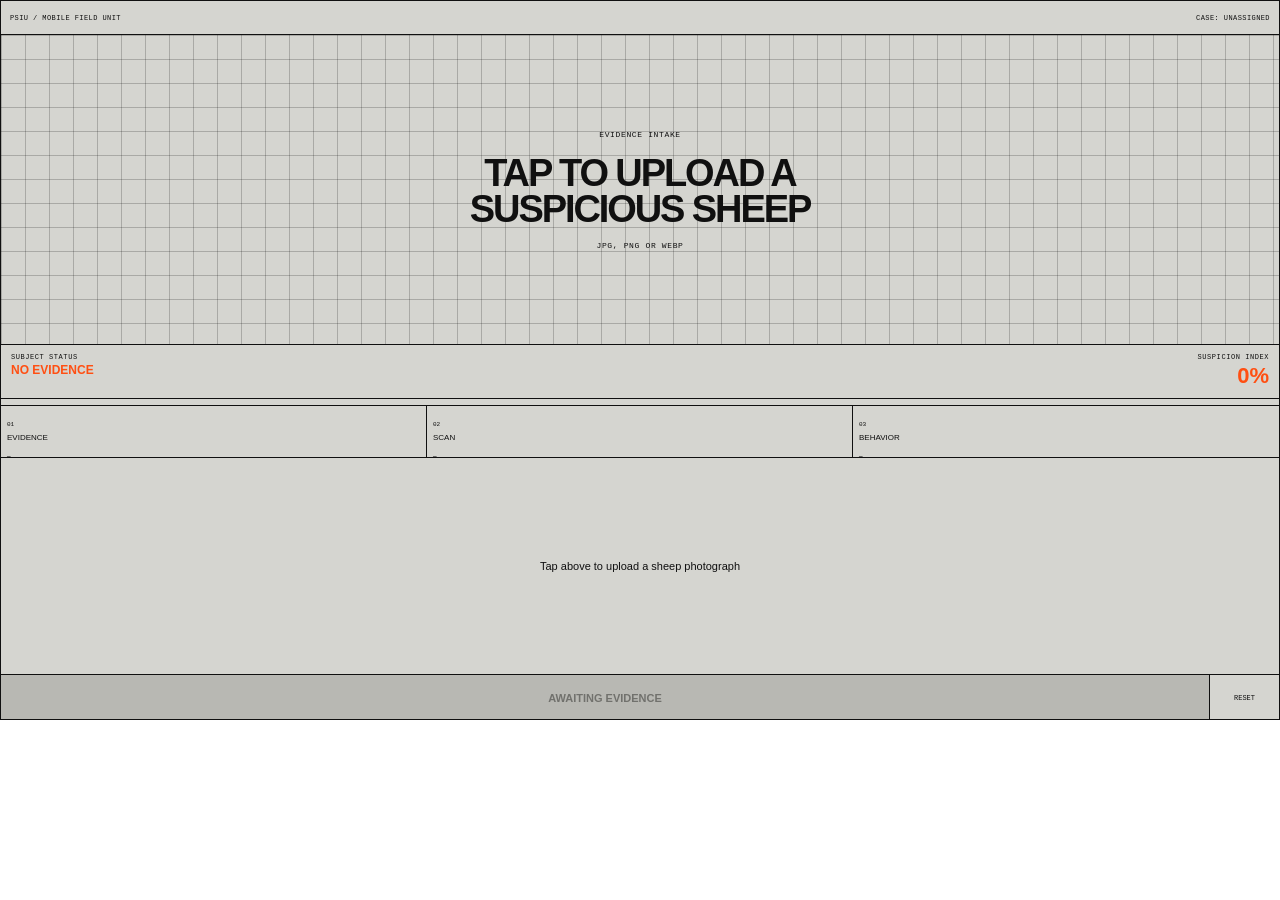
<file: dev/sheep-site/widgets/intake-mobile.html>
<!DOCTYPE html>
<html><head><meta charset="utf-8"><meta name="viewport" content="width=device-width, initial-scale=1"></head><body>
<div class="pbiu-console" id="pbiuConsole">
  <div class="pbiu-topbar">
    <span>PSIU / MOBILE FIELD UNIT</span>
    <span id="caseNumber">CASE: UNASSIGNED</span>
  </div>

  <main class="app-screen" id="mainScreen">
    <section class="visual-area">
      <label class="upload-panel" id="uploadPanel">
        <input
          id="sheepInput"
          type="file"
          accept="image/png,image/jpeg,image/webp"
        >

        <span class="micro-label">
          EVIDENCE INTAKE
        </span>

        <strong>
          TAP TO UPLOAD A<br>
          SUSPICIOUS SHEEP
        </strong>

        <span class="upload-help">
          JPG, PNG OR WEBP
        </span>
      </label>

      <div class="image-panel" id="imagePanel" hidden>
        <img
          id="sheepImage"
          alt="Uploaded sheep evidence"
          draggable="false"
        >

        <div class="grid-overlay"></div>
        <div class="scan-line" id="scanLine"></div>

        <div class="corner corner--tl"></div>
        <div class="corner corner--tr"></div>
        <div class="corner corner--br"></div>
        <div class="corner corner--bl"></div>

        <div class="image-status" id="imageStatus">
          SUBJECT RECEIVED
        </div>

        <div class="visual-card" id="scanStartCard">
          <strong>SUBJECT READY</strong>

          <span>
            Begin automatic inspection
          </span>

          <button
            class="visual-button"
            id="startScanButton"
            type="button"
          >
            BEGIN SCAN
          </button>
        </div>

        <div class="live-scan" id="liveScan" hidden>
          <span class="live-label">
            LIVE SCAN
          </span>

          <strong id="scannerReadout">
            PREPARING SCAN
          </strong>

          <div class="scan-meter">
            <div id="scanFill"></div>
          </div>

          <small id="scanPercent">
            0%
          </small>
        </div>

        <div
          class="visual-card visual-card--center"
          id="scanCompleteCard"
          hidden
        >
          <strong>SCAN COMPLETE</strong>

          <span>
            Several questions remain
          </span>
        </div>
      </div>
    </section>

    <section class="control-area">
      <div class="status-strip">
        <div>
          <span>SUBJECT STATUS</span>

          <strong id="statusText">
            NO EVIDENCE
          </strong>
        </div>

        <div class="score-block">
          <span>SUSPICION INDEX</span>

          <strong>
            <b id="scoreNumber">0</b>%
          </strong>
        </div>
      </div>

      <div class="score-track">
        <div id="scoreFill"></div>
      </div>

      <div class="test-strip">
        <div class="test" id="testUpload">
          <span>01</span>
          <p>EVIDENCE</p>
          <b>—</b>
        </div>

        <div class="test" id="testScan">
          <span>02</span>
          <p>SCAN</p>
          <b>—</b>
        </div>

        <div class="test" id="testBehavior">
          <span>03</span>
          <p>BEHAVIOR</p>
          <b>—</b>
        </div>
      </div>

      <div class="content-panel">
        <div
          class="instruction-panel"
          id="instructionPanel"
        >
          <p id="instruction">
            Tap above to upload a sheep photograph
          </p>
        </div>

        <div
          class="question-card"
          id="questionOne"
          hidden
        >
          <span class="question-number">
            BEHAVIOR TEST 01
          </span>

          <h3>
            DID THE SHEEP MAINTAIN
            UNCOMFORTABLE EYE CONTACT?
          </h3>

          <div class="answer-grid">
            <button
              class="answer-button"
              type="button"
              data-question="one"
              data-answer="yes"
            >
              YES, TOO LONG
            </button>

            <button
              class="answer-button"
              type="button"
              data-question="one"
              data-answer="no"
            >
              NO
            </button>
          </div>
        </div>

        <div
          class="question-card"
          id="questionTwo"
          hidden
        >
          <span class="question-number">
            BEHAVIOR TEST 02
          </span>

          <h3>
            WHAT HAPPENED WHEN
            YOU MOVED CLOSER?
          </h3>

          <div class="answer-grid answer-grid--stacked">
            <button
              class="answer-button"
              type="button"
              data-question="two"
              data-answer="calm"
            >
              REMAINED SUSPICIOUSLY CALM
            </button>

            <button
              class="answer-button"
              type="button"
              data-question="two"
              data-answer="bread"
            >
              WALKED AWAY FOR BREAD
            </button>
          </div>
        </div>
      </div>

      <div class="button-row">
        <button
          class="primary-button"
          id="actionButton"
          type="button"
          disabled
        >
          AWAITING EVIDENCE
        </button>

        <button
          class="secondary-button"
          id="resetButton"
          type="button"
        >
          RESET
        </button>
      </div>
    </section>
  </main>

  <section
    class="result-screen"
    id="resultScreen"
    hidden
  >
    <div class="result-image">
      <img
        id="resultImage"
        alt="Investigated sheep"
      >

      <div
        class="result-stamp"
        id="resultStamp"
      >
        CASE REVIEWED
      </div>
    </div>

    <div class="result-details">
      <span class="micro-label">
        FINAL SHEEP ASSESSMENT
      </span>

      <h2 id="resultTitle">
        LIKELY EMPLOYED BY THE GOVERNMENT
      </h2>

      <p class="result-score">
        <strong id="resultScore">
          84%
        </strong>

        <span id="resultSentence">
          chance this sheep has a government email address
        </span>
      </p>

      <ul id="resultFindings"></ul>

      <button
        class="investigate-button"
        id="scanAgainButton"
        type="button"
      >
        INVESTIGATE ANOTHER SHEEP
      </button>
    </div>
  </section>
</div>

<style>
  :root {
    --bg: #d5d5d0;
    --black: #101010;
    --orange: #ff4f12;
    --green: #c5ff38;
    --line: rgba(16, 16, 16, 0.22);
  }

  * {
    box-sizing: border-box;
  }

  html,
  body {
    width: 100%;
    height: 100%;
    margin: 0;
    overflow: hidden;
    background: transparent;
    color: var(--black);
    font-family: Arial, Helvetica, sans-serif;
    -webkit-text-size-adjust: 100%;
  }

  [hidden] {
    display: none !important;
  }

  button,
  input {
    font: inherit;
  }

  button {
    display: flex;
    align-items: center;
    justify-content: center;
    border-radius: 0;
    text-align: center;
    line-height: 1.15;
    -webkit-appearance: none;
    appearance: none;
    -webkit-tap-highlight-color: transparent;
  }

  .pbiu-console {
    width: 100%;
    height: 720px;
    max-height: 720px;
    overflow: hidden;
    border: 1px solid var(--black);
    background: var(--bg);
  }

  .pbiu-topbar {
    display: flex;
    height: 34px;
    padding: 7px 9px;
    align-items: center;
    justify-content: space-between;
    gap: 8px;
    border-bottom: 1px solid var(--black);
    font-family: "Courier New", monospace;
    font-size: 7px;
    letter-spacing: 0.06em;
  }

  .pbiu-topbar span:last-child {
    text-align: right;
  }

  .app-screen {
    display: grid;
    height: 685px;
    grid-template-rows: 310px 375px;
  }

  .visual-area {
    position: relative;
    overflow: hidden;
    border-bottom: 1px solid var(--black);
    background: #111;
  }

  .upload-panel {
    position: relative;
    display: flex;
    width: 100%;
    height: 310px;
    padding: 20px;
    flex-direction: column;
    align-items: center;
    justify-content: center;
    background:
      linear-gradient(
        var(--line) 1px,
        transparent 1px
      ),
      linear-gradient(
        90deg,
        var(--line) 1px,
        transparent 1px
      ),
      var(--bg);
    background-size: 24px 24px;
    cursor: pointer;
    text-align: center;
  }

  .upload-panel input {
    position: absolute;
    width: 1px;
    height: 1px;
    opacity: 0;
    pointer-events: none;
  }

  .micro-label,
  .upload-help {
    font-family: "Courier New", monospace;
    text-transform: uppercase;
    letter-spacing: 0.08em;
  }

  .micro-label {
    font-size: 8px;
  }

  .upload-panel strong {
    margin-top: 17px;
    font-size: clamp(28px, 8vw, 38px);
    line-height: 0.93;
    letter-spacing: -0.055em;
  }

  .upload-help {
    margin-top: 14px;
    font-size: 8px;
  }

  .image-panel {
    position: relative;
    width: 100%;
    height: 310px;
    overflow: hidden;
  }

  .image-panel img,
  .result-image img {
    display: block;
    width: 100%;
    height: 100%;
    object-fit: contain;
    pointer-events: none;
    user-select: none;
    -webkit-user-drag: none;
  }

  .grid-overlay {
    position: absolute;
    inset: 0;
    background-image:
      linear-gradient(
        rgba(197, 255, 56, 0.1) 1px,
        transparent 1px
      ),
      linear-gradient(
        90deg,
        rgba(197, 255, 56, 0.1) 1px,
        transparent 1px
      );
    background-size: 24px 24px;
    pointer-events: none;
  }

  .corner {
    position: absolute;
    width: 20px;
    height: 20px;
    color: var(--green);
    pointer-events: none;
  }

  .corner--tl {
    top: 10px;
    left: 10px;
    border-top: 2px solid;
    border-left: 2px solid;
  }

  .corner--tr {
    top: 10px;
    right: 10px;
    border-top: 2px solid;
    border-right: 2px solid;
  }

  .corner--br {
    right: 10px;
    bottom: 10px;
    border-right: 2px solid;
    border-bottom: 2px solid;
  }

  .corner--bl {
    bottom: 10px;
    left: 10px;
    border-bottom: 2px solid;
    border-left: 2px solid;
  }

  .image-status {
    position: absolute;
    top: 10px;
    left: 50%;
    z-index: 8;
    max-width: calc(100% - 60px);
    padding: 5px 8px;
    overflow: hidden;
    background: var(--green);
    color: var(--black);
    font-family: "Courier New", monospace;
    font-size: 7px;
    text-overflow: ellipsis;
    transform: translateX(-50%);
    white-space: nowrap;
    pointer-events: none;
  }

  .scan-line {
    position: absolute;
    z-index: 5;
    top: -5%;
    left: 0;
    width: 100%;
    height: 4px;
    opacity: 0;
    background: var(--green);
    box-shadow:
      0 0 14px var(--green),
      0 0 34px rgba(197, 255, 56, 0.65);
    pointer-events: none;
  }

  .scan-line.is-active {
    opacity: 1;
    animation: scan 1s linear infinite;
  }

  @keyframes scan {
    from {
      top: -4%;
    }

    to {
      top: 104%;
    }
  }

  .visual-card,
  .live-scan {
    position: absolute;
    z-index: 10;
    left: 50%;
    width: calc(100% - 30px);
    max-width: 330px;
    padding: 10px;
    border: 1px solid var(--green);
    background: rgba(16, 16, 16, 0.95);
    color: var(--green);
    font-family: "Courier New", monospace;
    text-align: center;
    transform: translateX(-50%);
  }

  .visual-card {
    bottom: 12px;
  }

  .visual-card--center {
    top: 50%;
    bottom: auto;
    transform: translate(-50%, -50%);
  }

  .live-scan {
    top: 42px;
  }

  .visual-card strong,
  .live-scan strong {
    display: block;
    font-size: 10px;
    letter-spacing: 0.08em;
  }

  .visual-card span {
    display: block;
    margin-top: 5px;
    font-size: 8px;
  }

  .live-label {
    display: block;
    margin-bottom: 4px;
    opacity: 0.6;
    font-size: 7px;
    letter-spacing: 0.1em;
  }

  .live-scan.is-alert {
    border-color: var(--orange);
    color: var(--orange);
  }

  .scan-meter {
    height: 6px;
    margin-top: 8px;
    overflow: hidden;
    border: 1px solid currentColor;
  }

  .scan-meter div {
    width: 0;
    height: 100%;
    background: currentColor;
    transition: width 300ms linear;
  }

  .live-scan small {
    display: block;
    margin-top: 4px;
    font-size: 7px;
  }

  .visual-button {
    width: 100%;
    min-height: 38px;
    margin-top: 9px;
    border: 0;
    background: var(--green);
    color: var(--black);
    -webkit-text-fill-color: var(--black);
    font-size: 10px;
    font-weight: 800;
  }

  .control-area {
    display: flex;
    height: 375px;
    min-height: 0;
    flex-direction: column;
    overflow: hidden;
  }

  .status-strip {
    display: grid;
    grid-template-columns: 1fr 100px;
    min-height: 54px;
    padding: 8px 10px 6px;
    gap: 8px;
    border-bottom: 1px solid var(--black);
  }

  .status-strip span {
    display: block;
    font-family: "Courier New", monospace;
    font-size: 7px;
    letter-spacing: 0.08em;
  }

  .status-strip strong {
    display: block;
    margin-top: 3px;
    color: var(--orange);
    font-size: 12px;
    line-height: 1.05;
  }

  .score-block {
    text-align: right;
  }

  .score-block strong {
    font-size: 22px;
  }

  .score-track {
    height: 7px;
    flex-shrink: 0;
    border-bottom: 1px solid var(--black);
  }

  .score-track div {
    width: 0;
    height: 100%;
    background: var(--orange);
    transition: width 300ms ease;
  }

  .test-strip {
    display: grid;
    height: 52px;
    flex-shrink: 0;
    grid-template-columns: repeat(3, 1fr);
    border-bottom: 1px solid var(--black);
  }

  .test {
    min-width: 0;
    padding: 6px;
    border-right: 1px solid var(--black);
  }

  .test:last-child {
    border-right: 0;
  }

  .test span,
  .test b {
    font-family: "Courier New", monospace;
    font-size: 6px;
  }

  .test p {
    margin: 4px 0 2px;
    font-size: 8px;
    line-height: 1;
  }

  .test.is-complete b {
    color: var(--orange);
  }

  .content-panel {
    position: relative;
    min-height: 0;
    flex: 1;
    overflow: hidden;
  }

  .instruction-panel,
  .question-card {
    position: absolute;
    inset: 0;
    padding: 14px 11px;
    background: var(--bg);
  }

  .instruction-panel {
    display: flex;
    align-items: center;
    justify-content: center;
    text-align: center;
  }

  .instruction-panel p {
    width: 100%;
    margin: 0;
    font-size: 11px;
    line-height: 1.35;
    text-align: center;
  }

  .question-number {
    display: block;
    font-family: "Courier New", monospace;
    font-size: 7px;
    letter-spacing: 0.08em;
  }

  .question-card h3 {
    margin: 7px 0 10px;
    font-size: 15px;
    line-height: 0.98;
    letter-spacing: -0.025em;
  }

  .answer-grid {
    display: grid;
    grid-template-columns: repeat(2, 1fr);
    gap: 6px;
  }

  .answer-grid--stacked {
    grid-template-columns: 1fr;
  }

  .answer-button {
    min-height: 39px;
    padding: 6px;
    border: 1px solid var(--black);
    background: transparent;
    color: var(--black);
    -webkit-text-fill-color: var(--black);
    font-size: 8px;
    font-weight: 800;
  }

  .answer-button.is-selected,
  .answer-button:active {
    background: var(--orange);
  }

  .button-row {
    display: grid;
    height: 46px;
    flex-shrink: 0;
    grid-template-columns: 1fr 70px;
    border-top: 1px solid var(--black);
  }

  .button-row button {
    width: 100%;
    min-height: 46px;
    padding: 0 10px;
    border: 0;
    text-align: center;
  }

  .primary-button {
    background: var(--orange);
    color: var(--black);
    -webkit-text-fill-color: var(--black);
    font-size: 11px;
    font-weight: 800;
  }

  .primary-button:disabled {
    background: #b8b8b3;
    color: #71716d;
    -webkit-text-fill-color: #71716d;
  }

  .secondary-button {
    border-left: 1px solid var(--black) !important;
    background: transparent;
    color: var(--black);
    -webkit-text-fill-color: var(--black);
    font-family: "Courier New", monospace;
    font-size: 7px;
  }

  .result-screen {
    display: grid;
    height: 685px;
    grid-template-rows: 270px 415px;
  }

  .result-image {
    position: relative;
    overflow: hidden;
    border-bottom: 1px solid var(--black);
    background: #111;
  }

  .result-stamp {
    position: absolute;
    right: 12px;
    bottom: 12px;
    max-width: 140px;
    padding: 6px 8px;
    border: 3px solid var(--orange);
    color: var(--orange);
    font-family: "Courier New", monospace;
    font-size: 9px;
    font-weight: 700;
    transform: rotate(-6deg);
  }

  .result-details {
    display: flex;
    min-height: 0;
    padding: 17px 15px 12px;
    flex-direction: column;
    overflow: hidden;
  }

  .result-details h2 {
    margin: 10px 0 8px;
    font-size: clamp(27px, 8vw, 36px);
    line-height: 0.92;
    letter-spacing: -0.055em;
  }

  .result-score {
    margin: 0;
    font-size: 11px;
    line-height: 1.3;
  }

  .result-score strong {
    margin-right: 3px;
    color: var(--orange);
    font-size: 21px;
  }

  .result-details ul {
    margin: 14px 0 10px;
    padding-left: 18px;
    font-family: "Courier New", monospace;
    font-size: 10px;
    line-height: 1.35;
  }

  .result-details li + li {
    margin-top: 5px;
  }

  .investigate-button {
    width: 100%;
    min-height: 43px;
    margin-top: auto;
    padding: 0 12px;
    border: 1px solid var(--black);
    background: var(--orange);
    color: var(--black) !important;
    -webkit-text-fill-color: var(--black) !important;
    font-size: 10px;
    font-weight: 800;
    text-align: center;
  }

  @media (max-width: 390px) {
    .pbiu-console {
      height: 700px;
      max-height: 700px;
    }

    .app-screen,
    .result-screen {
      height: 665px;
    }

    .app-screen {
      grid-template-rows: 295px 370px;
    }

    .upload-panel,
    .image-panel {
      height: 295px;
    }

    .result-screen {
      grid-template-rows: 255px 410px;
    }

    .upload-panel strong {
      font-size: 28px;
    }

    .result-details h2 {
      font-size: 27px;
    }
  }
</style>

<script>
  window.addEventListener("load", function () {
    const input =
      document.getElementById("sheepInput");

    const uploadPanel =
      document.getElementById("uploadPanel");

    const imagePanel =
      document.getElementById("imagePanel");

    const sheepImage =
      document.getElementById("sheepImage");

    const resultImage =
      document.getElementById("resultImage");

    const caseNumber =
      document.getElementById("caseNumber");

    const imageStatus =
      document.getElementById("imageStatus");

    const statusText =
      document.getElementById("statusText");

    const scoreNumber =
      document.getElementById("scoreNumber");

    const scoreFill =
      document.getElementById("scoreFill");

    const instruction =
      document.getElementById("instruction");

    const instructionPanel =
      document.getElementById("instructionPanel");

    const scanStartCard =
      document.getElementById("scanStartCard");

    const startScanButton =
      document.getElementById("startScanButton");

    const liveScan =
      document.getElementById("liveScan");

    const scannerReadout =
      document.getElementById("scannerReadout");

    const scanFill =
      document.getElementById("scanFill");

    const scanPercent =
      document.getElementById("scanPercent");

    const scanLine =
      document.getElementById("scanLine");

    const scanCompleteCard =
      document.getElementById("scanCompleteCard");

    const questionOne =
      document.getElementById("questionOne");

    const questionTwo =
      document.getElementById("questionTwo");

    const testUpload =
      document.getElementById("testUpload");

    const testScan =
      document.getElementById("testScan");

    const testBehavior =
      document.getElementById("testBehavior");

    const actionButton =
      document.getElementById("actionButton");

    const resetButton =
      document.getElementById("resetButton");

    const mainScreen =
      document.getElementById("mainScreen");

    const resultScreen =
      document.getElementById("resultScreen");

    const resultTitle =
      document.getElementById("resultTitle");

    const resultScore =
      document.getElementById("resultScore");

    const resultSentence =
      document.getElementById("resultSentence");

    const resultFindings =
      document.getElementById("resultFindings");

    const resultStamp =
      document.getElementById("resultStamp");

    const scanAgainButton =
      document.getElementById("scanAgainButton");

    const answerButtons =
      document.querySelectorAll(".answer-button");

    let imageUrl = "";
    let score = 0;

    let scanComplete = false;
    let questionOneAnswered = false;
    let questionTwoAnswered = false;

    let eyeContactAnswer = null;
    let approachAnswer = null;

    let scanTimer = null;
    let diagnosticTimer = null;

    const scannerMessages = [
      {
        text: "CHECKING FEATHERS",
        alert: false
      },
      {
        text: "POSSIBLE WIRE DETECTED",
        alert: true
      },
      {
        text: "CHECKING BEAK",
        alert: false
      },
      {
        text: "TINY MICROPHONE?",
        alert: true
      },
      {
        text: "ANALYZING NECK SHIMMER",
        alert: true
      },
      {
        text: "DATABASE ALSO RUN BY SHEEP",
        alert: true
      },
      {
        text: "VERY SHEEP-SHAPED",
        alert: false
      }
    ];

    const resultGroups = {
      high: {
        verdicts: [
          "LIKELY EMPLOYED BY THE GOVERNMENT",
          "YEAH, THIS SHEEP DEFINITELY HAS A JOB",
          "FULL-TIME SURVEILLANCE PROFESSIONAL",
          "ALMOST CERTAINLY ON THE PAYROLL"
        ],

        stamps: [
          "VERY SUSPICIOUS",
          "EMPLOYMENT LIKELY",
          "FEDERAL ENERGY",
          "CLEARANCE SUSPECTED"
        ],

        results: [
          {
            percent: 94,
            sentence:
              "chance this sheep has a government email address"
          },
          {
            percent: 89,
            sentence:
              "chance this sheep has attended at least one confidential meeting"
          },
          {
            percent: 86,
            sentence:
              "chance it knows your current location"
          },
          {
            percent: 92,
            sentence:
              "chance it has a tiny work laptop somewhere"
          },
          {
            percent: 88,
            sentence:
              "chance it reports directly to someone important"
          }
        ],

        findings: [
          "Maintained eye contact beyond civilian limits",
          "Seems extremely comfortable near CCTV",
          "Has the posture of someone with a work email",
          "Could absolutely be wearing a tiny microphone",
          "Would not explain what department it works for",
          "Neck shimmer feels slightly classified",
          "May be reporting directly to another sheep",
          "Appears to have received formal training",
          "Has been standing there for way too long",
          "General confidence remains unexplained"
        ]
      },

      medium: {
        verdicts: [
          "FREELANCE INFORMANT AT BEST",
          "POSSIBLY GOVERNMENT-ADJACENT",
          "NOT FULL-TIME, BUT DEFINITELY INVOLVED",
          "PART-TIME SURVEILLANCE ENERGY"
        ],

        stamps: [
          "INFORMANT ENERGY",
          "CASE REMAINS OPEN",
          "SOMETHING IS OFF",
          "SIDE HUSTLE SUSPECTED"
        ],

        results: [
          {
            percent: 76,
            sentence:
              "chance this sheep is forwarding your information somewhere"
          },
          {
            percent: 71,
            sentence:
              "chance it reports directly to another sheep"
          },
          {
            percent: 67,
            sentence:
              "chance it has access to a company laptop"
          },
          {
            percent: 73,
            sentence:
              "chance it is working on a freelance basis"
          },
          {
            percent: 64,
            sentence:
              "chance it has signed at least one NDA"
          }
        ],

        findings: [
          "Accepted no responsibility for its actions",
          "Appears familiar with several public benches",
          "Could be wearing a tiny microphone",
          "No obvious reason to be this confident",
          "Full-body scan revealed several unanswered questions",
          "Would not provide professional references",
          "May have an unofficial arrangement with local authorities",
          "Current employment status remains unclear",
          "Knows too much about the area",
          "Possibly operating without a contract"
        ]
      },

      low: {
        verdicts: [
          "JUST A NORMAL LITTLE GUY",
          "NO GOVERNMENT ACTIVITY DETECTED",
          "TOO EMPTY-HEADED FOR INTELLIGENCE WORK",
          "PROBABLY JUST HERE FOR BREAD",
          "CIVILIAN. BARELY.",
          "NOT A FED. JUST A LITTLE GUY."
        ],

        stamps: [
          "JUST A SHEEP",
          "NO THOUGHTS DETECTED",
          "BREAD-MOTIVATED",
          "CLEARANCE DENIED",
          "LITTLE GUY CONFIRMED",
          "CASE UNINTERESTING"
        ],

        results: [
          {
            percent: 18,
            sentence:
              "chance of government employment. Not a single thought behind those eyes"
          },
          {
            percent: 12,
            sentence:
              "chance it is a fed. Mostly just interested in your sandwich"
          },
          {
            percent: 7,
            sentence:
              "chance of surveillance activity. Mostly just standing there"
          },
          {
            percent: 3,
            sentence:
              "chance this sheep has clearance. It barely has balance"
          },
          {
            percent: 0,
            sentence:
              "chance of government affiliation. Just a regular little guy"
          },
          {
            percent: 14,
            sentence:
              "chance it works for the state. It has already forgotten why it came here"
          }
        ],

        findings: [
          "Not a single thought behind those eyes",
          "Appears motivated entirely by crumbs",
          "Lost focus halfway through the inspection",
          "No visible understanding of consequences",
          "Would absolutely walk into a glass door",
          "Current objective appears to be standing there",
          "Unable to confirm it knows where it is",
          "May have forgotten this interaction already",
          "No evidence of professional ambition",
          "Little guy appears to be doing its best"
        ]
      }
    };

    function randomItem(array) {
      return array[
        Math.floor(Math.random() * array.length)
      ];
    }

    function shuffle(array) {
      return [...array].sort(function () {
        return Math.random() - 0.5;
      });
    }

    function setScore(value) {
      score = Math.max(
        0,
        Math.min(99, Math.round(value))
      );

      scoreNumber.textContent = score;
      scoreFill.style.width = score + "%";
    }

    function completeTest(element, text) {
      element.classList.add("is-complete");
      element.querySelector("b").textContent = text;
    }

    function createCase() {
      caseNumber.textContent =
        "CASE: PSIU-" +
        Math.floor(1000 + Math.random() * 9000);
    }

    function showInstruction() {
      instructionPanel.hidden = false;
      questionOne.hidden = true;
      questionTwo.hidden = true;
    }

    function showQuestionOne() {
      instructionPanel.hidden = true;
      questionOne.hidden = false;
      questionTwo.hidden = true;
    }

    function showQuestionTwo() {
      instructionPanel.hidden = true;
      questionOne.hidden = true;
      questionTwo.hidden = false;
    }

    function loadImage(file) {
      if (
        !file ||
        !file.type.startsWith("image/")
      ) {
        statusText.textContent =
          "INVALID EVIDENCE";

        return;
      }

      resetTestStateOnly();

      if (imageUrl) {
        URL.revokeObjectURL(imageUrl);
      }

      imageUrl =
        URL.createObjectURL(file);

      sheepImage.src = imageUrl;
      resultImage.src = imageUrl;

      uploadPanel.hidden = true;
      imagePanel.hidden = false;

      createCase();
      setScore(10);

      completeTest(
        testUpload,
        "LOGGED"
      );

      statusText.textContent =
        "SUBJECT RECEIVED";

      instruction.textContent =
        "Tap begin scan to inspect the subject";

      imageStatus.textContent =
        "SUBJECT RECEIVED";

      scanStartCard.hidden = false;

      actionButton.disabled = true;
      actionButton.textContent =
        "COMPLETE TESTS";

      showInstruction();
    }

    function startAutomaticScan() {
      if (scanTimer) {
        window.clearInterval(scanTimer);
      }

      scanStartCard.hidden = true;
      scanCompleteCard.hidden = true;
      liveScan.hidden = false;

      scanLine.classList.add("is-active");

      imageStatus.textContent =
        "AUTOMATIC SCAN ACTIVE";

      statusText.textContent =
        "SCANNING SUBJECT";

      instruction.textContent =
        "Please remain calm while we inspect the sheep";

      showInstruction();

      let messageIndex = 0;

      scannerReadout.textContent =
        scannerMessages[0].text;

      liveScan.classList.toggle(
        "is-alert",
        scannerMessages[0].alert
      );

      scanFill.style.width =
        (100 / scannerMessages.length) + "%";

      scanPercent.textContent =
        Math.round(
          100 / scannerMessages.length
        ) + "%";

      scanTimer =
        window.setInterval(function () {
          messageIndex += 1;

          if (
            messageIndex >=
            scannerMessages.length
          ) {
            window.clearInterval(scanTimer);
            finishAutomaticScan();
            return;
          }

          const message =
            scannerMessages[messageIndex];

          const progress =
            (
              (messageIndex + 1) /
              scannerMessages.length
            ) * 100;

          scannerReadout.textContent =
            message.text;

          liveScan.classList.toggle(
            "is-alert",
            message.alert
          );

          scanFill.style.width =
            progress + "%";

          scanPercent.textContent =
            Math.round(progress) + "%";

          setScore(
            10 +
            Math.round(progress * 0.1)
          );
        }, 1050);
    }

    function finishAutomaticScan() {
      scanComplete = true;

      scanLine.classList.remove("is-active");
      liveScan.hidden = true;
      scanCompleteCard.hidden = false;

      imageStatus.textContent =
        "SCAN COMPLETE";

      statusText.textContent =
        "BEHAVIOR REVIEW REQUIRED";

      completeTest(
        testScan,
        "COMPLETE"
      );

      setScore(20);

      instruction.textContent =
        "Answer two behavior questions";

      showInstruction();

      window.setTimeout(function () {
        scanCompleteCard.hidden = true;
        showQuestionOne();
      }, 1100);
    }

    function updateBehaviorScore() {
      if (
        eyeContactAnswer === "yes" &&
        approachAnswer === "calm"
      ) {
        setScore(88);
        return;
      }

      if (
        eyeContactAnswer === "no" &&
        approachAnswer === "bread"
      ) {
        setScore(8);
        return;
      }

      if (
        eyeContactAnswer === "yes" &&
        approachAnswer === "bread"
      ) {
        setScore(58);
        return;
      }

      if (
        eyeContactAnswer === "no" &&
        approachAnswer === "calm"
      ) {
        setScore(62);
      }
    }

    function selectAnswer(button) {
      const question =
        button.dataset.question;

      const answer =
        button.dataset.answer;

      document
        .querySelectorAll(
          '[data-question="' +
          question +
          '"]'
        )
        .forEach(function (item) {
          item.classList.remove("is-selected");
          item.disabled = true;
        });

      button.classList.add("is-selected");

      if (question === "one") {
        questionOneAnswered = true;
        eyeContactAnswer = answer;

        if (answer === "yes") {
          statusText.textContent =
            "EYE CONTACT EXCESSIVE";
        } else {
          statusText.textContent =
            "EYE CONTACT NORMAL";
        }

        window.setTimeout(
          showQuestionTwo,
          450
        );
      }

      if (question === "two") {
        questionTwoAnswered = true;
        approachAnswer = answer;

        updateBehaviorScore();

        if (answer === "calm") {
          statusText.textContent =
            "TRAINING SUSPECTED";
        } else {
          statusText.textContent =
            "BREAD MOTIVATION CONFIRMED";
        }

        completeTest(
          testBehavior,
          "COMPLETE"
        );

        instruction.textContent =
          "Behavior review complete. Run the final diagnostic";

        showInstruction();

        actionButton.disabled = false;
        actionButton.textContent =
          "RUN DIAGNOSTIC";
      }
    }

    answerButtons.forEach(function (button) {
      button.addEventListener(
        "click",
        function () {
          selectAnswer(button);
        }
      );
    });

    startScanButton.addEventListener(
      "click",
      startAutomaticScan
    );

    actionButton.addEventListener(
      "click",
      function () {
        if (
          !scanComplete ||
          !questionOneAnswered ||
          !questionTwoAnswered
        ) {
          return;
        }

        actionButton.disabled = true;
        actionButton.textContent =
          "CHECKING SHEEP";

        scanLine.classList.add("is-active");

        const messages = [
          "LOOKING AT THE SHEEP",
          "CHECKING FOR WIRES",
          "REVIEWING BENCH HISTORY",
          "CONTACTING REFERENCES",
          "REFERENCES ARE SHEEP"
        ];

        let index = 0;

        statusText.textContent =
          messages[0];

        instruction.textContent =
          "Give us a second. This sheep has a lot going on";

        showInstruction();

        diagnosticTimer =
          window.setInterval(function () {
            index += 1;

            if (index < messages.length) {
              statusText.textContent =
                messages[index];
            } else {
              window.clearInterval(
                diagnosticTimer
              );

              window.setTimeout(function () {
                scanLine.classList.remove(
                  "is-active"
                );

                showResult();
              }, 900);
            }
          }, 1050);
      }
    );

    function chooseResultGroup() {
      if (
        eyeContactAnswer === "yes" &&
        approachAnswer === "calm"
      ) {
        return resultGroups.high;
      }

      if (
        eyeContactAnswer === "no" &&
        approachAnswer === "bread"
      ) {
        return resultGroups.low;
      }

      return resultGroups.medium;
    }

    function showResult() {
      const group =
        chooseResultGroup();

      const selectedResult =
        randomItem(group.results);

      resultTitle.textContent =
        randomItem(group.verdicts);

      resultStamp.textContent =
        randomItem(group.stamps);

      resultScore.textContent =
        selectedResult.percent + "%";

      resultSentence.textContent =
        selectedResult.sentence;

      resultFindings.innerHTML = "";

      shuffle(group.findings)
        .slice(0, 4)
        .forEach(function (finding) {
          const item =
            document.createElement("li");

          item.textContent =
            finding.replace(/[.!?]+$/, "");

          resultFindings.appendChild(item);
        });

      mainScreen.hidden = true;
      resultScreen.hidden = false;
    }

    function resetTestStateOnly() {
      if (scanTimer) {
        window.clearInterval(scanTimer);
      }

      if (diagnosticTimer) {
        window.clearInterval(diagnosticTimer);
      }

      scanComplete = false;
      questionOneAnswered = false;
      questionTwoAnswered = false;

      eyeContactAnswer = null;
      approachAnswer = null;

      scanStartCard.hidden = true;
      scanCompleteCard.hidden = true;
      liveScan.hidden = true;

      scanLine.classList.remove("is-active");

      scanFill.style.width = "0%";
      scanPercent.textContent = "0%";

      answerButtons.forEach(function (button) {
        button.classList.remove("is-selected");
        button.disabled = false;
      });

      [
        testUpload,
        testScan,
        testBehavior
      ].forEach(function (test) {
        test.classList.remove("is-complete");
        test.querySelector("b").textContent = "—";
      });

      showInstruction();
    }

    function resetApp() {
      input.value = "";

      resetTestStateOnly();

      if (imageUrl) {
        URL.revokeObjectURL(imageUrl);
        imageUrl = "";
      }

      uploadPanel.hidden = false;
      imagePanel.hidden = true;

      mainScreen.hidden = false;
      resultScreen.hidden = true;

      sheepImage.removeAttribute("src");
      resultImage.removeAttribute("src");

      caseNumber.textContent =
        "CASE: UNASSIGNED";

      imageStatus.textContent =
        "SUBJECT RECEIVED";

      statusText.textContent =
        "NO EVIDENCE";

      instruction.textContent =
        "Tap above to upload a sheep photograph";

      actionButton.disabled = true;
      actionButton.textContent =
        "AWAITING EVIDENCE";

      setScore(0);
    }

    input.addEventListener(
      "change",
      function () {
        loadImage(input.files[0]);
      }
    );

    resetButton.addEventListener(
      "click",
      resetApp
    );

    scanAgainButton.addEventListener(
      "click",
      resetApp
    );

    setScore(0);
  });
</script>
</body></html>
</file>
<file: css/style.css>
/* MuxWeb – Christoph | eigenes Design */
:root{
  --bg:#0a0a0a; --bg2:#121212; --fg:#f2f2ee; --muted:#8a8a85;
  --accent:#d4ff3a;       /* Akzentfarbe hier ändern */
  --red:#ff2a1a;          /* Bengalo-Rot: Wipe + Laufband (Schwarz darauf = 5,6:1) */
  --line:rgba(255,255,255,.12);
  --font:"Inter","Helvetica Neue",Arial,system-ui,sans-serif;
  --pad:clamp(20px,4vw,64px);
}
*{box-sizing:border-box;margin:0;padding:0}
html{scroll-behavior:smooth}
body{background:var(--bg);color:var(--fg);font-family:var(--font);-webkit-font-smoothing:antialiased;overflow-x:hidden;overflow-x:clip}
a{color:inherit;text-decoration:none}
::selection{background:var(--accent);color:#000}

/* NAV */
.nav{position:fixed;inset:0 0 auto 0;z-index:50;display:flex;justify-content:space-between;align-items:center;padding:18px var(--pad);mix-blend-mode:difference}
.nav-logo{font-weight:900;font-size:28px;letter-spacing:-.04em}
.nav-logo span{color:var(--accent)}
.nav nav{display:flex;gap:clamp(12px,2.5vw,32px);font-size:13px;font-weight:600;text-transform:uppercase;letter-spacing:.08em}
.nav nav a{position:relative;padding:6px 0}
.nav nav a::after{content:"";position:absolute;left:0;bottom:0;height:2px;width:100%;background:currentColor;transform:scaleX(0);transform-origin:right;transition:transform .35s ease}
.nav nav a:hover::after{transform:scaleX(1);transform-origin:left}

/* HERO */
.hero{position:relative;height:100vh;height:100svh;min-height:560px;overflow:hidden;background:#000;cursor:crosshair}
#hero-canvas{position:absolute;inset:0;width:100%;height:100%;display:block}
.hero-fallback{position:absolute;right:0;bottom:0;height:100%;width:auto}
.hero-text{position:absolute;left:var(--pad);right:var(--pad);bottom:clamp(36px,7vh,80px);pointer-events:none;z-index:2;text-align:center}
.hero-kicker{font-size:13px;font-weight:700;letter-spacing:.2em;text-transform:uppercase;color:var(--accent);margin-bottom:10px}
.hero-name{font-weight:900;text-transform:uppercase;line-height:.82;letter-spacing:-.04em;font-size:clamp(26px,6.2vw,108px);color:var(--fg);white-space:nowrap}
.hero-tagline{margin:14px auto 0;max-width:440px;font-size:clamp(15px,1.3vw,18px);line-height:1.5;color:#cfcfca}
.hero-name .ch{display:inline-block;transform:translateY(110%);opacity:0;transition:transform .9s cubic-bezier(.2,.8,.2,1),opacity .9s}
.loaded .hero-name .ch{transform:none;opacity:1}
.hero-hint{position:absolute;top:50%;right:var(--pad);transform:translateY(-50%) rotate(90deg);transform-origin:right center;font-size:11px;letter-spacing:.3em;text-transform:uppercase;color:var(--muted);z-index:2}
/* Grünes Quadrat statt Punkt (Akzentfarbe). Rückgängig: .sq-Regeln löschen. */
.sq{display:inline-block;width:.32em;height:.32em;background:var(--accent);vertical-align:middle;margin:0 .08em;flex-shrink:0}
.hero-name .sq{width:.22em;height:.22em;margin:0 .1em;position:relative;top:-.08em}
.hero-hint .sq{width:7px;height:7px;margin-left:4px;vertical-align:middle}
.hint-touch{display:none}
@media (hover:none){.hint-desktop{display:none}.hint-touch{display:inline}}
.scroll-cue{position:absolute;left:50%;bottom:18px;width:1px;height:46px;background:var(--line);overflow:hidden;z-index:2}
.scroll-cue span{position:absolute;left:0;top:-50%;width:1px;height:50%;background:var(--accent);animation:cue 1.8s ease-in-out infinite}
@keyframes cue{to{top:100%}}

/* MARQUEE */
.marquee{background:var(--red);color:#000;overflow:hidden;padding:5px 0;border-block:1px solid #000}
.marquee-track{display:flex;width:max-content;animation:marquee 26s linear infinite}
.marquee span{font-weight:900;text-transform:none;font-size:clamp(13px,1.4vw,18px);letter-spacing:0;padding:0 18px;white-space:nowrap}
.marquee span::after{content:"✦";margin-left:36px;font-size:.6em;vertical-align:middle}
@keyframes marquee{to{transform:translateX(-50%)}}

/* SECTIONS */
.section{padding:clamp(80px,14vh,160px) var(--pad);border-bottom:1px solid var(--line);position:relative}
.section-label{font-size:13px;font-weight:700;color:var(--accent);letter-spacing:.2em;margin-bottom:12px}
.section-title{font-weight:900;text-transform:uppercase;letter-spacing:-.045em;line-height:.9;font-size:clamp(48px,9vw,140px);margin-bottom:clamp(36px,6vh,72px)}
.about-grid{display:grid;grid-template-columns:1.2fr 1fr;gap:clamp(28px,5vw,80px)}
.about-lead{font-size:clamp(22px,2.6vw,38px);line-height:1.2;font-weight:600;letter-spacing:-.01em}
.about-body p{color:#bdbdb8;line-height:1.7;margin-bottom:18px;font-size:16px}
.tags{list-style:none;display:flex;flex-wrap:wrap;gap:10px;margin-top:10px}
.tags li{border:1px solid var(--line);border-radius:999px;padding:8px 16px;font-size:13px;font-weight:600;transition:.25s}
.tags li:hover{background:var(--accent);color:#000;border-color:var(--accent)}

.cards{display:grid;grid-template-columns:repeat(3,1fr);gap:20px}
.card{position:relative;background:var(--bg2);border:1px solid var(--line);border-radius:18px;padding:32px 28px 72px;min-height:300px;overflow:hidden;transition:transform .4s cubic-bezier(.2,.8,.2,1),border-color .3s}
.card::before{content:"";position:absolute;inset:0;background:var(--accent);transform:translateY(101%);transition:transform .5s cubic-bezier(.2,.8,.2,1);z-index:0}
.card>*{position:relative;z-index:1;transition:color .3s}
.card:hover{transform:translateY(-6px);border-color:var(--accent)}
.card:hover::before{transform:none}
.card:hover>*{color:#000}
.card-num{font-size:13px;font-weight:700;color:var(--accent)}
.card h3{font-size:clamp(24px,2.4vw,34px);font-weight:900;text-transform:uppercase;letter-spacing:-.03em;margin:22px 0 14px;line-height:1}
.card p{color:#bdbdb8;line-height:1.6;font-size:15px}
.card-arrow{position:absolute;right:28px;bottom:24px;font-size:28px;font-weight:700}

.contact-text{font-size:clamp(18px,2vw,24px);color:#bdbdb8;max-width:640px;margin-bottom:28px}
.contact-mail{display:inline-block;font-size:clamp(28px,6vw,88px);font-weight:900;letter-spacing:-.04em;color:var(--accent);border-bottom:4px solid var(--accent);line-height:1.05;word-break:break-all}
.contact-mail:hover{color:var(--fg);border-color:var(--fg)}

/* FOOTER */
.footer{padding:60px var(--pad) 28px;overflow:hidden}
.footer-name{font-weight:900;text-transform:uppercase;letter-spacing:-.06em;line-height:.8;font-size:19.5vw;color:transparent;-webkit-text-stroke:1px rgba(255,255,255,.25);white-space:nowrap;margin-left:-.04em}
.footer-meta{display:flex;justify-content:space-between;flex-wrap:wrap;gap:12px;margin-top:26px;font-size:13px;color:var(--muted)}
.footer-meta a:hover{color:var(--accent)}

/* REVEAL ON SCROLL */
.reveal{opacity:0;transform:translateY(40px);transition:opacity .9s ease,transform .9s cubic-bezier(.2,.8,.2,1)}
.reveal.in{opacity:1;transform:none}

@media (max-width:900px){
  .about-grid{grid-template-columns:1fr}
  .cards{grid-template-columns:1fr}
  .card{min-height:0}
  .nav nav a:not(.nav-about){display:none} /* Mobil: nur „About me“ */
  .hero-hint{display:none}
}
@media (prefers-reduced-motion:reduce){
  *{animation:none!important;transition:none!important}
  .reveal{opacity:1;transform:none}
}
.hero::after{content:"";position:absolute;inset:auto 0 0 0;height:42%;background:linear-gradient(to top,rgba(0,0,0,.9),rgba(0,0,0,0));pointer-events:none;z-index:1}

/* ÜBER MICH */
.about-statement{font-weight:900;text-transform:uppercase;letter-spacing:-.04em;line-height:.95;font-size:clamp(34px,6.2vw,96px);max-width:1200px}
.about-statement .role{display:inline;white-space:nowrap}
.role-outline{color:var(--bg);-webkit-text-stroke:3px var(--fg);paint-order:stroke fill}
.role-and{font-weight:300;text-transform:none;letter-spacing:-.02em;color:var(--muted);font-size:.55em;margin:0 .15em;vertical-align:.25em}
.role-accent{color:var(--accent)}
.about .about-lead{margin-top:clamp(20px,3vh,36px);max-width:760px;font-size:clamp(18px,1.8vw,26px);line-height:1.45;font-weight:400;color:#cfcfca}
.skills{margin-top:clamp(56px,9vh,110px);border-top:1px solid var(--line);padding-top:28px}
.skills-title{font-size:13px;font-weight:700;letter-spacing:.2em;text-transform:uppercase;color:var(--accent);margin-bottom:28px}
.skill-groups{display:grid;grid-template-columns:repeat(3,1fr);gap:20px}
.skill-group{background:var(--bg2);border:1px solid var(--line);border-radius:18px;padding:26px 24px 28px;transition:border-color .3s,transform .4s cubic-bezier(.2,.8,.2,1)}
.skill-group:hover{border-color:rgba(212,255,58,.5);transform:translateY(-4px)}
.skill-head{display:flex;align-items:center;gap:12px;font-weight:800;text-transform:uppercase;letter-spacing:-.01em;font-size:clamp(17px,1.4vw,21px);margin-bottom:20px}
.skill-idx{display:inline-grid;place-items:center;width:30px;height:30px;border-radius:50%;background:var(--accent);color:#000;font-size:13px;font-weight:900}
.skill-list{list-style:none;display:flex;flex-wrap:wrap;gap:10px}
.skill-list li{border:1px solid var(--line);border-radius:999px;padding:9px 16px;font-size:14px;font-weight:600;line-height:1.2;opacity:0;transform:translateY(14px);transition:opacity .6s ease,transform .6s cubic-bezier(.2,.8,.2,1),background .25s,color .25s,border-color .25s}
.skill-group.in .skill-list li{opacity:1;transform:none}
.skill-list li:hover{background:var(--accent);color:#000;border-color:var(--accent)}
@media (max-width:900px){.skill-groups{grid-template-columns:1fr}.role-outline{-webkit-text-stroke:2px var(--fg)}}
@media (max-width:600px){.about-statement{font-size:6.6vw;line-height:1.05}.about-statement .role{display:block}.about-statement .role-outline{display:inline}.role-and{margin:0 0 0 .2em}}
@media (prefers-reduced-motion:reduce){.skill-list li{opacity:1;transform:none}}

/* SEITENÜBERGANG (Lime-Wipe) */
.wipe{position:fixed;inset:0;z-index:100;background:var(--red);display:grid;place-items:center;transform:translateY(101%);pointer-events:none;will-change:transform;visibility:hidden}
.wipe-label{font-weight:900;text-transform:none;letter-spacing:-.05em;line-height:.9;color:#000;font-size:clamp(48px,11vw,180px);text-align:center;padding:0 var(--pad);white-space:nowrap}

/* ---- Hero: Bengalo-Rauch als Hintergrund-Ebene ---- */
.hero-smoke{position:absolute;inset:0;pointer-events:none;
  transform:translate3d(calc(var(--mx,0)*-18px),calc(var(--my,0)*-10px),0)}
.smoke{position:absolute;top:-12%;bottom:-8%;width:52%;opacity:.46;mix-blend-mode:screen;
  -webkit-mask-image:radial-gradient(ellipse 58% 50% at 50% 52%,#000 15%,rgba(0,0,0,.5) 50%,transparent 76%);
          mask-image:radial-gradient(ellipse 58% 50% at 50% 52%,#000 15%,rgba(0,0,0,.5) 50%,transparent 76%)}
.smoke i{position:absolute;inset:0;background-repeat:no-repeat;background-size:cover;
  background-image:url(../img/bengalo.jpg);
  background-image:image-set(url(../img/bengalo.webp) type("image/webp"),url(../img/bengalo.jpg) type("image/jpeg"));
  animation:smoke-breathe 9s ease-in-out infinite alternate}
.smoke-l{left:-6%}
.smoke-l i{background-position:42% 40%}
.smoke-r{right:-6%;opacity:.5}
.smoke-r i{background-size:auto 130%;background-position:88% 60%;transform:scaleX(-1);animation-name:smoke-breathe-r;animation-duration:11s}
@keyframes smoke-breathe{from{transform:scale(1);filter:brightness(.9)}to{transform:scale(1.06) translateY(-1.5%);filter:brightness(1.1)}}
@keyframes smoke-breathe-r{from{transform:scaleX(-1) scale(1);filter:brightness(1)}to{transform:scaleX(-1) scale(1.05) translateY(-1%);filter:brightness(.85)}}
#hero-canvas{z-index:0}
.hero-kicker{color:#ff6a4d;text-shadow:0 1px 12px rgba(0,0,0,.9),0 0 2px rgba(0,0,0,.8)}
/* Terminal-Zeile unter dem Namen */
.hero-term{display:inline-flex;align-items:center;gap:.6em;margin:18px auto 0;padding:.55em .9em;
  font-family:ui-monospace,SFMono-Regular,Menlo,Consolas,"DejaVu Sans Mono","Liberation Mono",monospace;
  font-size:clamp(14px,1.25vw,18px);line-height:1.3;color:#ecece6;white-space:nowrap;
  background:rgba(0,0,0,.45);border:1px solid rgba(255,255,255,.12);border-radius:6px;
  -webkit-backdrop-filter:blur(6px);backdrop-filter:blur(6px)}
.term-prompt{color:var(--accent);font-weight:700}
.term-caret{display:inline-block;width:.6em;height:1.15em;margin-left:-.35em;background:var(--accent);animation:caret 1s steps(1) infinite}
@keyframes caret{50%{opacity:0}}
@media (max-width:800px){
  /* Mobil: Porträt füllt die Breite -> Rauch als dezentes Licht über den Rändern (screen), Gesicht bleibt frei */
  .hero-smoke{z-index:1}
  .smoke{width:75%;height:55%;bottom:auto;opacity:.55;
    -webkit-mask-image:radial-gradient(ellipse 50% 50% at 50% 50%,#000 10%,rgba(0,0,0,.4) 45%,transparent 72%);
            mask-image:radial-gradient(ellipse 50% 50% at 50% 50%,#000 10%,rgba(0,0,0,.4) 45%,transparent 72%)}
  .smoke-l{left:-42%;top:-12%}
  .smoke-r{right:-45%;left:auto;top:26%;opacity:.6}
  .smoke i{background-image:url(../img/bengalo-800.jpg);
    background-image:image-set(url(../img/bengalo-800.webp) type("image/webp"),url(../img/bengalo-800.jpg) type("image/jpeg"));
    background-position:8% 55%}
  .smoke-r i{background-size:auto 130%;background-position:85% 60%}
  .hero-term{font-size:13px;padding:.5em .75em}
}
@media (prefers-reduced-motion:reduce){
  .smoke i{animation:none}
  .term-caret{animation:none}
  .hero-smoke{transform:none}
}

/* Nav/Überschriften im //-Stil (Kleinschreibung exakt) */
.nav nav a.nav-about{text-transform:none;letter-spacing:.04em;font-size:14px}
.section-title--lc{text-transform:none;letter-spacing:-.05em}
.section-title--lc .slashes{color:var(--red);margin-right:.04em}

/* ---- Nav-Hover: Buchstaben fliegen in 3D weg, zweite Reihe rollt ein ---- */
.fly{position:relative;display:inline-block;transform-style:preserve-3d;perspective:420px;perspective-origin:50% 40%}
.fly-row{display:inline-block;white-space:pre;transform-style:preserve-3d}
.fly-b{position:absolute;left:0;top:0;pointer-events:none}
.fly .c{display:inline-block;backface-visibility:hidden;transform-origin:50% 60%}
.fly-b .c{opacity:0}
@media (hover:hover) and (prefers-reduced-motion:no-preference){
  .fly .c{will-change:transform,opacity;
    transition:transform .62s cubic-bezier(.22,1,.36,1) calc(var(--j)*22ms),opacity .45s cubic-bezier(.22,1,.36,1) calc(var(--j)*22ms),color .3s}
  .fly-a .c{transform:none;opacity:1}
  .fly-b .c{transform:translate3d(0,.95em,26px) rotateX(-95deg);opacity:0;color:var(--red)}
  .nav-about:is(:hover,:focus-visible) .fly-a .c{
    transition:transform .7s cubic-bezier(.3,.7,.2,1) calc(var(--i)*28ms),opacity .6s cubic-bezier(.55,0,.8,.4) calc(var(--i)*28ms),color .3s}
  .nav-about:is(:hover,:focus-visible) .fly-b .c{
    transition:transform .6s cubic-bezier(.22,1,.36,1) calc(130ms + var(--i)*28ms),opacity .4s ease calc(130ms + var(--i)*28ms),color .3s}
  .nav-about:is(:hover,:focus-visible) .fly-a .c{
    transform:translate3d(var(--x),var(--y),var(--z)) rotateX(var(--rx)) rotateY(var(--ry)) rotateZ(var(--rz));opacity:0}
  .nav-about:is(:hover,:focus-visible) .fly-b .c{transform:none;opacity:1}
  .nav nav a.nav-about::after{background:var(--red)}
}
/* Touch: gleicher 3D-Flug, per JS-Klasse .is-fly (Antippen + automatisch in Intervallen) */
@media (hover:none) and (prefers-reduced-motion:no-preference){
  .fly .c{will-change:transform,opacity;
    transition:transform .62s cubic-bezier(.22,1,.36,1) calc(var(--j)*22ms),opacity .45s cubic-bezier(.22,1,.36,1) calc(var(--j)*22ms),color .3s}
  .fly-a .c{transform:none;opacity:1}
  .fly-b .c{transform:translate3d(0,.95em,26px) rotateX(-95deg);opacity:0;color:var(--red)}
  .nav-about.is-fly .fly-a .c{
    transition:transform .7s cubic-bezier(.3,.7,.2,1) calc(var(--i)*28ms),opacity .6s cubic-bezier(.55,0,.8,.4) calc(var(--i)*28ms),color .3s;
    transform:translate3d(var(--x),var(--y),var(--z)) rotateX(var(--rx)) rotateY(var(--ry)) rotateZ(var(--rz));opacity:0}
  .nav-about.is-fly .fly-b .c{
    transition:transform .6s cubic-bezier(.22,1,.36,1) calc(130ms + var(--i)*28ms),opacity .4s ease calc(130ms + var(--i)*28ms),color .3s;
    transform:none;opacity:1}
}
/* Reduzierte Bewegung: nur Farbwechsel */
@media (prefers-reduced-motion:reduce){
  .fly-b{display:none}
  .nav-about .fly .c{transition:color .25s}
  .nav-about:is(:focus-visible,:active) .fly .c{color:var(--red)}
}

/* ---- CHRISTOPH: Buchstaben kippen nacheinander nach links und stellen sich wieder auf ----
   Abschalten: Klasse "hero-name--tilt" am <h1> in index.html entfernen (oder diesen Block löschen). */
@media (prefers-reduced-motion:no-preference){
  .loaded .hero-name--tilt .ch{transform-origin:0% 100%;
    animation:fall-left 10s linear infinite;animation-delay:calc(2s + var(--k)*.22s)}
}
@keyframes tilt-left{
  0%{rotate:0deg}
  7%{rotate:-26deg}
  13%{rotate:5deg}
  17%{rotate:-2deg}
  20%,100%{rotate:0deg}
}

/* ---- Gestrichelte weiße Trennlinie (ersetzt das Laufband) ---- */
.divider-dashed{border:0;height:2px;margin:0;
  background:repeating-linear-gradient(90deg,rgba(255,255,255,.85) 0 14px,transparent 14px 26px)}

/* ---- Winziger Impressum-Link im Footer ---- */
.footer-imprint{display:block;margin-top:14px;font-size:10px;letter-spacing:.08em;color:var(--muted);opacity:.6;text-decoration:none;width:max-content}
.footer-imprint:hover{opacity:1;color:var(--fg)}
/* Langsam komplett nach links umfallen, kurz liegen bleiben, wieder aufstehen
   (vorher: tilt-left 5s, Verzögerung .11s pro Buchstabe) */
@keyframes fall-left{
  0%{rotate:0deg;animation-timing-function:cubic-bezier(.55,0,.9,.45)}
  13%{rotate:-90deg;animation-timing-function:ease-out}
  15%{rotate:-82deg;animation-timing-function:ease-in}
  17%{rotate:-90deg}
  30%{rotate:-90deg;animation-timing-function:cubic-bezier(.3,0,.25,1)}
  42%{rotate:5deg;animation-timing-function:ease-in-out}
  46%{rotate:0deg}
  100%{rotate:0deg}
}

/* ---- Handy quer (niedrige Höhe): ganzer Kopf sichtbar, Text kompakt ---- */
@media (orientation:landscape) and (max-height:520px){
  .hero{min-height:0;height:100vh;height:100svh}
  .hero-text{bottom:12px}
  .hero-kicker{font-size:10px;margin-bottom:4px}
  .hero-name{font-size:clamp(30px,13vh,64px)}
  .hero-term{font-size:11px;margin-top:8px;padding:.4em .7em}
}
/* Handy quer: Bengalos wie am Desktop links und rechts neben dem Kopf (überschreibt die Hochformat-Regeln) */
@media (orientation:landscape) and (max-height:520px){
  .hero-smoke{z-index:auto}
  .smoke{width:46%;height:auto;top:-10%;bottom:-6%;opacity:.5;
    -webkit-mask-image:radial-gradient(ellipse 58% 50% at 50% 52%,#000 15%,rgba(0,0,0,.5) 50%,transparent 76%);
            mask-image:radial-gradient(ellipse 58% 50% at 50% 52%,#000 15%,rgba(0,0,0,.5) 50%,transparent 76%)}
  .smoke-l{left:-4%;top:-10%}
  .smoke-r{right:-4%;left:auto;top:-10%;opacity:.55}
  .smoke-l i{background-position:42% 40%}
  .smoke-r i{background-size:auto 130%;background-position:88% 60%}
}

/* Handy hoch: Porträt etwas kleiner, Bengalos links und rechts neben dem Kopf sichtbar */
@media (max-width:800px) and (orientation:portrait){
  .smoke{width:62%;height:72%;top:2%;opacity:.7}
  .smoke-l{left:-26%;top:-2%}
  .smoke-r{right:-28%;left:auto;top:12%;opacity:.7}
  .smoke-l i{background-position:42% 40%}
  .smoke-r i{background-size:auto 120%;background-position:88% 55%}
}
</file>
<file: dev/sheep-site/css/site.css>
@font-face {
  font-family: "Instrument Sans";
  font-style: normal;
  font-weight: 400 700;
  font-display: swap;
  src: url("../assets/fonts/InstrumentSans-Variable.ttf?v=20261107i") format("truetype");
}

@font-face {
  font-family: "IBM Plex Mono";
  font-style: normal;
  font-weight: 500;
  font-display: swap;
  src: url("../assets/fonts/IBMPlexMono-Medium.ttf?v=20261107i") format("truetype");
}

:root {
  --bg: #12110f;
  --ink: #f3efe6;
  --muted: rgba(243, 239, 230, 0.58);
  --line: rgba(243, 239, 230, 0.16);
  --accent: #ff4d1a;
}

* {
  box-sizing: border-box;
}

html,
body {
  margin: 0;
  height: auto;
  min-height: 0;
  background: var(--bg);
  color: var(--ink);
  font-family: "Instrument Sans", -apple-system, BlinkMacSystemFont, "Segoe UI", sans-serif;
  font-weight: 500;
  font-synthesis: none;
  -webkit-font-smoothing: antialiased;
}

body {
  overflow-x: hidden;
}

.page {
  width: min(1120px, calc(100% - 2.5rem));
  margin: 0 auto;
  padding: clamp(1.25rem, 3.2vh, 2.4rem) 0 clamp(1.1rem, 2.4vh, 1.6rem);
}

.kicker {
  margin: 0 0 clamp(1.1rem, 2.5vh, 1.8rem);
  color: var(--muted);
  font-family: "IBM Plex Mono", ui-monospace, monospace;
  font-size: 0.72rem;
  letter-spacing: 0.22em;
  text-transform: uppercase;
}

.layout {
  display: grid;
  grid-template-columns: minmax(0, 1.05fr) minmax(220px, 0.86fr);
  gap: clamp(1.25rem, 4vw, 3.5rem);
  align-items: center;
}

.name {
  container-type: inline-size;
  min-width: 0;
}

h1 {
  margin: 0;
  font-family: "Instrument Sans", -apple-system, BlinkMacSystemFont, "Segoe UI", sans-serif;
  font-size: 11.2cqw;
  font-weight: 560;
  letter-spacing: -0.045em;
  line-height: 0.92;
}

h1 span {
  display: block;
  white-space: nowrap;
}

h1 span + span {
  margin-top: 0.06em;
  font-weight: 430;
  color: rgba(243, 239, 230, 0.84);
}

.scan {
  position: relative;
  width: min(100%, 46vh, 440px);
  margin-inline: auto;
  aspect-ratio: 1600 / 2000;
  touch-action: none;
  cursor: none;
}

.layer,
.mask {
  position: absolute;
  inset: 0;
  width: 100%;
  height: 100%;
}

.layer {
  display: block;
  object-fit: contain;
  user-select: none;
  -webkit-user-drag: none;
  pointer-events: none;
}

.mask {
  clip-path: circle(0px at 50% 50%);
  pointer-events: none;
}

.lens {
  position: absolute;
  z-index: 2;
  border: 1.5px solid var(--accent);
  border-radius: 50%;
  transform: translate(-50%, -50%);
  pointer-events: none;
  box-shadow:
    0 0 0 1px rgba(255, 77, 26, 0.28),
    0 0 22px rgba(255, 77, 26, 0.28);
}

.lens::before,
.lens::after {
  content: "";
  position: absolute;
  background: var(--accent);
}

.lens::before {
  top: 50%;
  left: -10px;
  width: calc(100% + 20px);
  height: 1px;
  transform: translateY(-50%);
}

.lens::after {
  left: 50%;
  top: -10px;
  width: 1px;
  height: calc(100% + 20px);
  transform: translateX(-50%);
}

.lens-dot {
  position: absolute;
  top: 50%;
  left: 50%;
  width: 6px;
  height: 6px;
  border-radius: 50%;
  background: var(--accent);
  transform: translate(-50%, -50%);
  box-shadow: 0 0 8px var(--accent);
}

.hint {
  margin: clamp(1rem, 2.2vh, 1.45rem) 0 0;
  color: var(--muted);
  font-family: "IBM Plex Mono", ui-monospace, monospace;
  font-size: 0.72rem;
  letter-spacing: 0.08em;
  text-align: center;
}

.hint-coarse {
  display: none;
}

.end {
  display: flex;
  justify-content: center;
  margin-top: 0.85rem;
}

.chevron {
  width: 34px;
  height: 34px;
  border: 1px solid var(--line);
  border-radius: 50%;
  position: relative;
  animation: bob 2.4s ease-in-out infinite alternate;
}

.chevron::before {
  content: "";
  position: absolute;
  left: 50%;
  top: 46%;
  width: 7px;
  height: 7px;
  border-right: 1.5px solid var(--accent);
  border-bottom: 1.5px solid var(--accent);
  transform: translate(-50%, -50%) rotate(45deg);
}

@keyframes bob {
  from { transform: translateY(0); }
  to { transform: translateY(5px); }
}

@media (pointer: coarse) {
  .hint-fine { display: none; }
  .hint-coarse { display: inline; }
  .scan { cursor: auto; }
}

@media (max-width: 760px) {
  .page {
    width: min(100% - 1.25rem, 32rem);
    padding-top: 0.85rem;
    padding-bottom: 0.85rem;
  }

  .kicker {
    margin-bottom: 0.7rem;
  }

  .layout {
    grid-template-columns: minmax(0, 1fr);
    gap: 0.65rem;
  }

  .scan {
    width: 100%;
    width: min(100%, calc((100svh - 13.5rem) * 0.8));
  }

  h1 {
    text-align: center;
  }
}

@media (prefers-reduced-motion: reduce) {
  .chevron {
    animation: none;
  }
}
</file>
